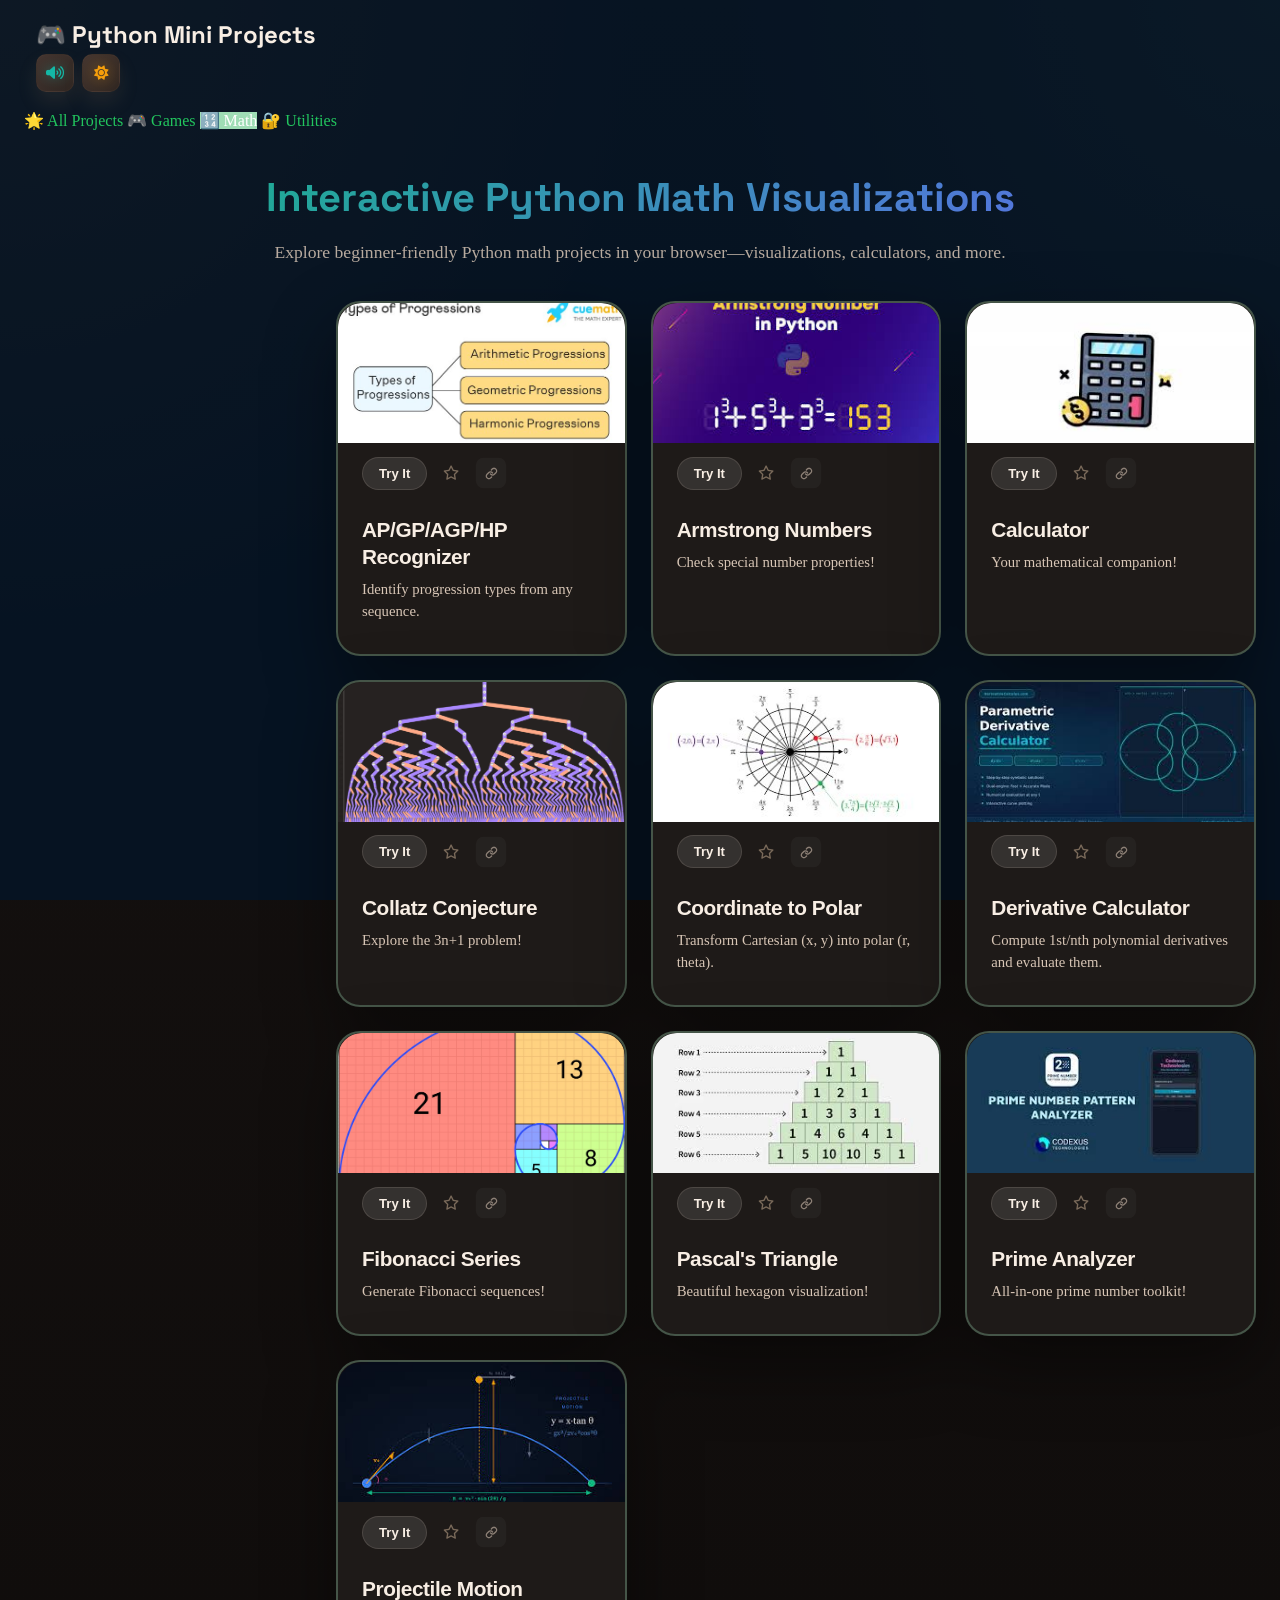
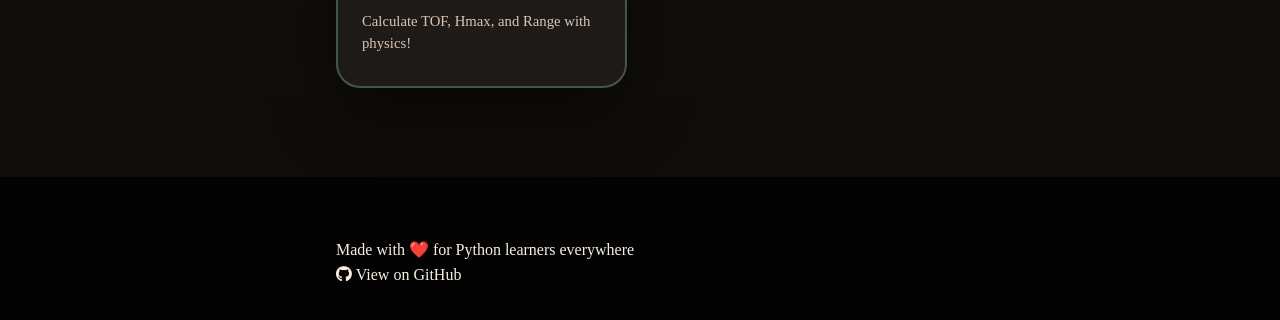
<file: web-app/math.html>
<!DOCTYPE html>
<html lang="en">

<head>
    <meta charset="UTF-8">
    <meta name="viewport" content="width=device-width, initial-scale=1.0">
    <meta name="description" content="Explore interactive Python math projects: Pascal's triangle, Fibonacci spirals, projectile motion, calculus derivative solver, and number theory analyzers in the browser.">
    <meta name="color-scheme" content="dark light">
    <meta id="themeColorMeta" name="theme-color" content="#0f172a">
    
    <!-- Open Graph / Facebook -->
    <meta property="og:type" content="website">
    <meta property="og:url" content="https://steam-bell-92.github.io/python-mini-project/math.html">
    <meta property="og:title" content="Python Math Visualizations & Calculators - Interactive Web Edition">
    <meta property="og:description" content="Explore interactive Python math projects: Pascal's triangle, Fibonacci spirals, projectile motion, calculus derivative solver, and number theory analyzers in the browser.">
    <meta property="og:image" content="https://steam-bell-92.github.io/python-mini-project/assets/logo.png">
    <meta property="og:site_name" content="py.mini() lab">

    <!-- Twitter -->
    <meta name="twitter:card" content="summary_large_image">
    <meta name="twitter:url" content="https://steam-bell-92.github.io/python-mini-project/math.html">
    <meta name="twitter:title" content="Python Math Visualizations & Calculators - Interactive Web Edition">
    <meta name="twitter:description" content="Explore interactive Python math projects: Pascal's triangle, Fibonacci spirals, projectile motion, calculus derivative solver, and number theory analyzers in the browser.">
    <meta name="twitter:image" content="https://steam-bell-92.github.io/python-mini-project/assets/logo.png">

    <!-- Canonical Link -->
    <link rel="canonical" href="https://steam-bell-92.github.io/python-mini-project/math.html">

    <title>Python Math Visualizations & Calculators - Interactive Web Edition</title>
    <link rel="icon" href="assets/favicon.svg" type="image/svg+xml">
    
    <!-- Structured Data (JSON-LD) -->
    <script type="application/ld+json">
    {
      "@context": "https://schema.org",
      "@type": "ItemPage",
      "name": "Interactive Python Math Visualizations & Calculators",
      "description": "Explore interactive Python math projects: Pascal's triangle, Fibonacci spirals, projectile motion, calculus derivative solver, and number theory analyzers in the browser.",
      "url": "https://steam-bell-92.github.io/python-mini-project/math.html",
      "publisher": {
        "@type": "Organization",
        "name": "py.mini() lab",
        "logo": {
          "@type": "ImageObject",
          "url": "https://steam-bell-92.github.io/python-mini-project/assets/logo.png"
        }
      }
    }
    </script>

    <link rel="stylesheet" href="css/styles.css">
    <link rel="stylesheet" href="https://cdnjs.cloudflare.com/ajax/libs/font-awesome/6.4.0/css/all.min.css">
    <style>
        /* ── Page background ── */
        body[data-page="math"] {
            background-image: url('assets/math-bg.jpg');
            background-size: cover;
            background-attachment: fixed;
            background-position: center;
        }

        /* Overlay so cards stay readable */
        body[data-page="math"]::before {
            content: '';
            position: fixed;
            inset: 0;
            background: rgba(2, 20, 40, 0.75);
            z-index: 0;
            pointer-events: none;
        }

        body[data-page="math"] .navbar,
        body[data-page="math"] main,
        body[data-page="math"] .footer {
            position: relative;
            z-index: 1;
        }

        /* Light mode overlay */
        [data-theme="light"] body[data-page="math"]::before {
            background: rgba(224, 242, 254, 0.80);
        }

        /* Active tab highlight for this page */
        .tab[data-category="math"],
        a.tab.active {
            background: var(--primary-color);
            border-color: var(--primary-color);
            color: white;
        }
    </style>
</head>

<body data-page="math">
    <a href="#main-content" class="skip-link">🚀 Skip to main content</a>

    <!-- Navigation -->
    <nav class="navbar" aria-label="Primary">
        <div class="container">
            <div class="logo">
                <a href="index.html" style="text-decoration: none; color: inherit; display: flex; align-items: center; gap: 8px;">
                    <span style="font-family: 'Space Grotesk', sans-serif; font-size: 1.5rem; font-weight: 700; display: flex; align-items: center; gap: 10px;">🎮 Python Mini Projects</span>
                </a>
            </div>
            <div class="nav-controls">
                <button type="button" class="sound-toggle" id="soundToggle" aria-label="Mute sounds">
                    <i class="fas fa-volume-up" aria-hidden="true"></i>
                </button>
                <button type="button" class="theme-toggle" id="themeToggle" aria-label="Switch to light mode">
                    <i class="fas fa-moon" aria-hidden="true"></i>
                </button>
            </div>
        </div>
    </nav>

    <main id="main-content" tabindex="-1">

        <!-- Category Tabs -->
        <section class="tabs-section" aria-label="Project categories">
            <div class="container">
                <div class="tabs-wrapper">
                    <div class="tabs" role="tablist" aria-label="Project categories">
                        <a href="index.html" class="tab" role="tab">🌟 All Projects</a>
                        <a href="games.html" class="tab" role="tab">🎮 Games</a>
                        <a href="math.html" class="tab active" role="tab" aria-selected="true">🔢 Math</a>
                        <a href="utilities.html" class="tab" role="tab">🔐 Utilities</a>
                    </div>
                </div>
            </div>
        </section>

        <!-- Page Title Section -->
        <section class="page-title-section" style="text-align: center; padding: 2rem 0 1rem 0;">
            <div class="container">
                <h1 style="font-size: 2.5rem; font-family: 'Space Grotesk', sans-serif; background: linear-gradient(135deg, #10b981, #6366f1); -webkit-background-clip: text; -webkit-text-fill-color: transparent; background-clip: text; margin: 0;">Interactive Python Math Visualizations</h1>
                <p style="color: var(--text-secondary); margin-top: 0.5rem; font-size: 1.1rem; opacity: 0.85;">Explore beginner-friendly Python math projects in your browser—visualizations, calculators, and more.</p>
            </div>
        </section>

        <!-- Projects Grid — Math only -->
        <section class="projects-section" aria-label="Math Projects">
            <div class="container">
                <div class="projects-grid" id="projectsGrid">

                    <div class="project-card" data-category="math" data-project="progression-recognizer"><img class="card-banner" src="assets/banners/progression-recognizer.jpg" alt="AP/GP/AGP/HP Recognizer" loading="lazy"><div class="card-actions"><button class="btn-play">Try It</button></div>
                        
                        <h3>AP/GP/AGP/HP Recognizer</h3>
                        <p>Identify progression types from any sequence.</p>
                        
                    </div>

                    <div class="project-card" data-category="math" data-project="armstrong"><img class="card-banner" src="assets/banners/armstrong.jpg" alt="Armstrong Numbers" loading="lazy"><div class="card-actions"><button class="btn-play">Try It</button></div>
                        
                        <h3>Armstrong Numbers</h3>
                        <p>Check special number properties!</p>
                        
                    </div>

                    <div class="project-card" data-category="math" data-project="calculator"><img class="card-banner" src="assets/banners/calculator.jpg" alt="Calculator" loading="lazy"><div class="card-actions"><button class="btn-play">Try It</button></div>
                        
                        <h3>Calculator</h3>
                        <p>Your mathematical companion!</p>
                        
                    </div>

                    <div class="project-card" data-category="math" data-project="collatz"><img class="card-banner" src="assets/banners/collatz.jpg" alt="Collatz Conjecture" loading="lazy"><div class="card-actions"><button class="btn-play">Try It</button></div>
                        
                        <h3>Collatz Conjecture</h3>
                        <p>Explore the 3n+1 problem!</p>
                        
                    </div>

                    <div class="project-card" data-category="math" data-project="coordinate-polar-transform"><img class="card-banner" src="assets/banners/coordinate-polar-transform.jpg" alt="Coordinate to Polar" loading="lazy"><div class="card-actions"><button class="btn-play">Try It</button></div>
                        
                        <h3>Coordinate to Polar</h3>
                        <p>Transform Cartesian (x, y) into polar (r, theta).</p>
                        
                    </div>

                    <div class="project-card" data-category="math" data-project="derivative-calculator"><img class="card-banner" src="assets/banners/derivative-calculator.jpg" alt="Derivative Calculator" loading="lazy"><div class="card-actions"><button class="btn-play">Try It</button></div>
                        
                        <h3>Derivative Calculator</h3>
                        <p>Compute 1st/nth polynomial derivatives and evaluate them.</p>
                        
                    </div>

                    <div class="project-card" data-category="math" data-project="fibonacci"><img class="card-banner" src="assets/banners/fibonacci.jpg" alt="Fibonacci Series" loading="lazy"><div class="card-actions"><button class="btn-play">Try It</button></div>
                        
                        <h3>Fibonacci Series</h3>
                        <p>Generate Fibonacci sequences!</p>
                        
                    </div>

                    <div class="project-card" data-category="math" data-project="pascal-triangle"><img class="card-banner" src="assets/banners/pascal-triangle.jpg" alt="Pascal's Triangle" loading="lazy"><div class="card-actions"><button class="btn-play">Try It</button></div>
                        
                        <h3>Pascal's Triangle</h3>
                        <p>Beautiful hexagon visualization!</p>
                        
                    </div>

                    <div class="project-card" data-category="math" data-project="prime-analyzer"><img class="card-banner" src="assets/banners/prime-analyzer.jpg" alt="Prime Analyzer" loading="lazy"><div class="card-actions"><button class="btn-play">Try It</button></div>
                        
                        <h3>Prime Analyzer</h3>
                        <p>All-in-one prime number toolkit!</p>
                        
                    </div>

                    <div class="project-card" data-category="math" data-project="projectile-motion"><img class="card-banner" src="assets/banners/projectile-motion.jpg" alt="Projectile Motion" loading="lazy"><div class="card-actions"><button class="btn-play">Try It</button></div>
                        
                        <h3>Projectile Motion</h3>
                        <p>Calculate TOF, Hmax, and Range with physics!</p>
                        
                    </div>

                </div><!-- /projects-grid -->
            </div>
        </section>

    </main>

    <!-- Project Modal -->
    <div class="modal" id="projectModal" role="dialog" aria-modal="true"
         aria-labelledby="modalDialogTitle" aria-hidden="true">
        <div class="modal-content">
            <h2 id="modalDialogTitle" class="modal-dialog-title visually-hidden" tabindex="-1">Interactive project</h2>
            <button type="button" class="modal-close" id="modalClose"
                    aria-label="Close project dialog">&times;</button>
            <div id="modalBody"></div>
        </div>
    </div>

    <button type="button" class="back-to-top" id="backToTop" aria-label="Back to top" title="Back to top">
        <i class="fas fa-arrow-up" aria-hidden="true"></i>
    </button>

    <footer class="footer">
        <div class="container">
            <p>Made with ❤️ for Python learners everywhere</p>
            <p>
                <a href="https://github.com/steam-bell-92/python-mini-project"
                   target="_blank" rel="noopener noreferrer">
                    <i class="fab fa-github" aria-hidden="true"></i> View on GitHub
                </a>
            </p>
        </div>
    </footer>

    <script src="js/audio.js"></script>
    <script src="js/projects/rock-paper-scissor.js"></script>
    <script src="js/projects/dice-rolling.js"></script>
    <script src="js/projects/coin-flip.js"></script>
    <script src="js/projects/number-guessing.js"></script>
    <script src="js/projects/hangman.js"></script>
    <script src="js/projects/flames.js"></script>
    <script src="js/projects/fibonacci.js"></script>
    <script src="js/projects/pascal-triangle.js"></script>
    <script src="js/projects/calculator.js"></script>
    <script src="js/projects/collatz.js"></script>
    <script src="js/projects/armstrong.js"></script>
    <script src="js/projects/prime-analyzer.js"></script>
    <script src="js/projects/projectile-motion.js"></script>
    <script src="js/projects/progression-recognizer.js"></script>
    <script src="js/projects/coordinate-polar-transform.js"></script>
    <script src="js/projects/derivative-calculator.js"></script>
    <script src="js/projects/morse-code.js"></script>
    <script src="js/projects/tower-of-hanoi.js"></script>
    <script src="js/projects/math-quiz.js"></script>
    <script src="js/projects/simon-says.js"></script>
    <script src="js/projects.js"></script>
    <script src="js/main.js"></script>

</body>
</html>
</file>
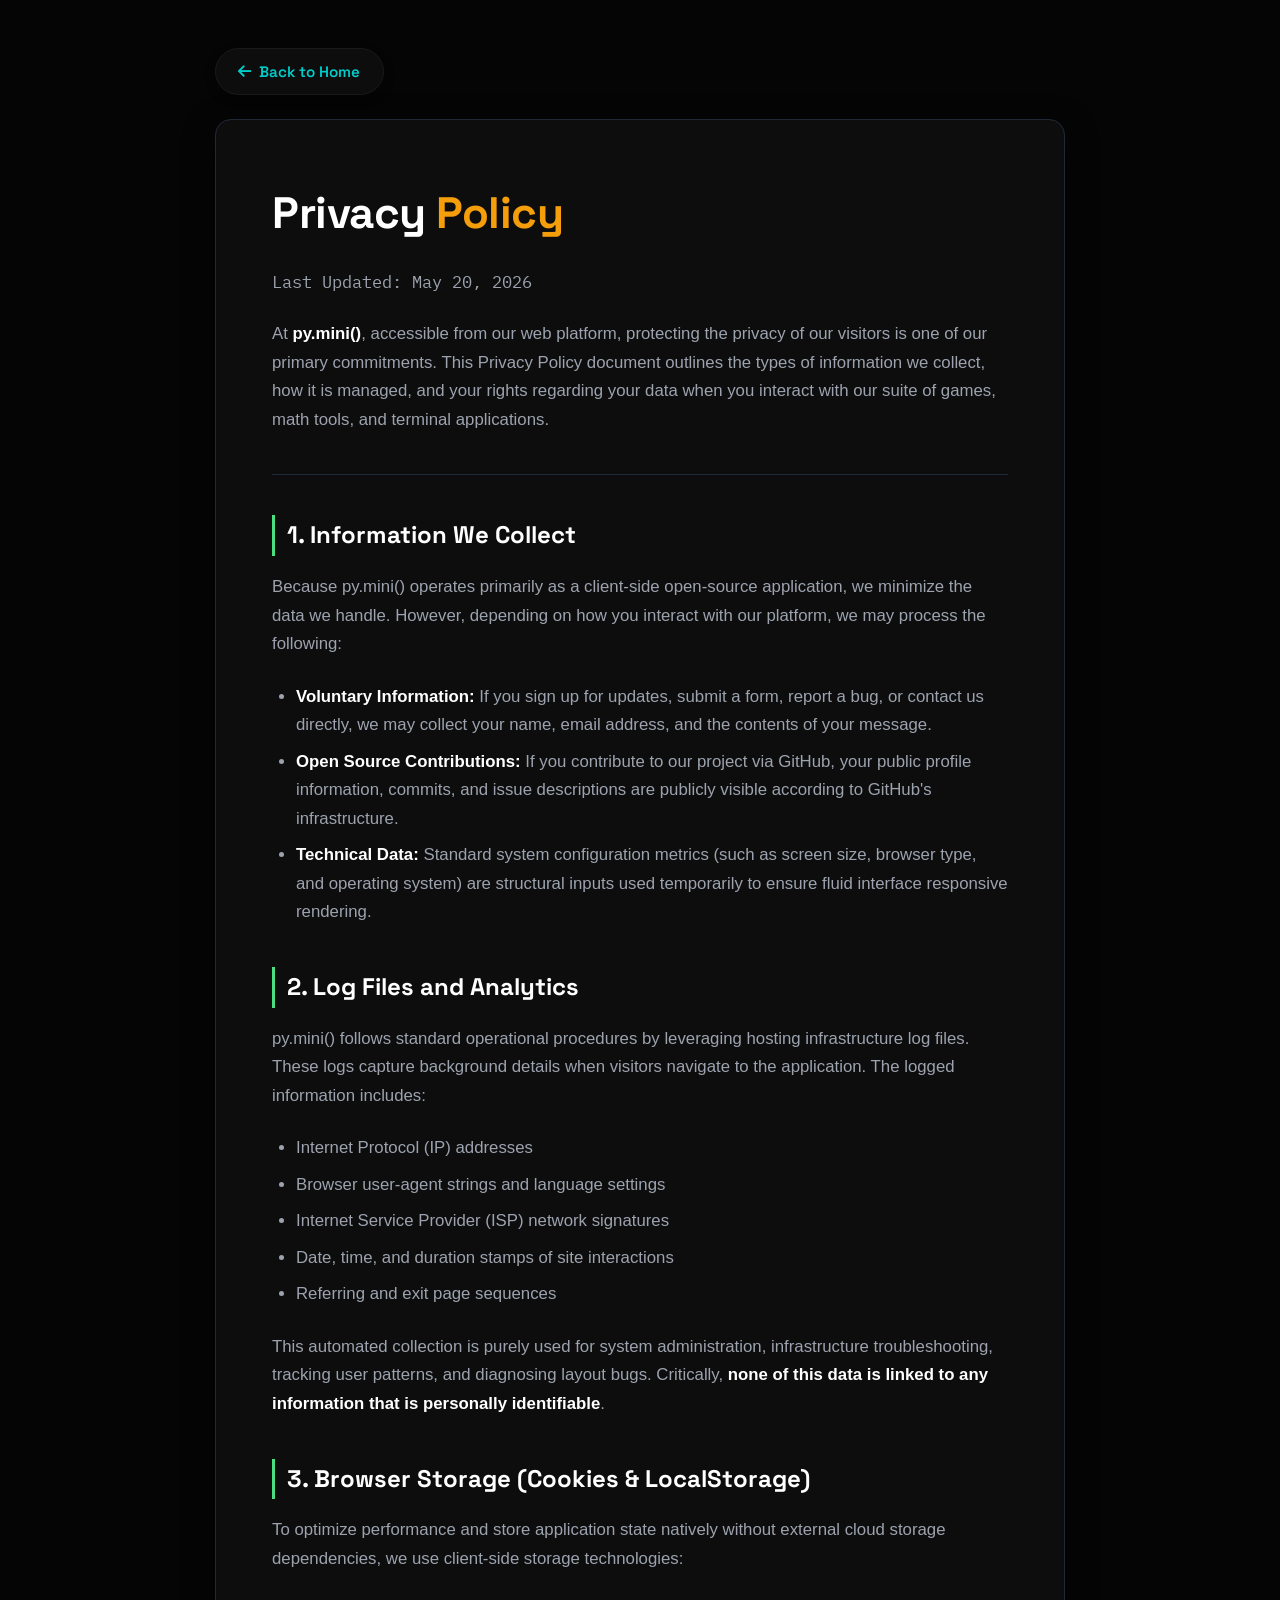
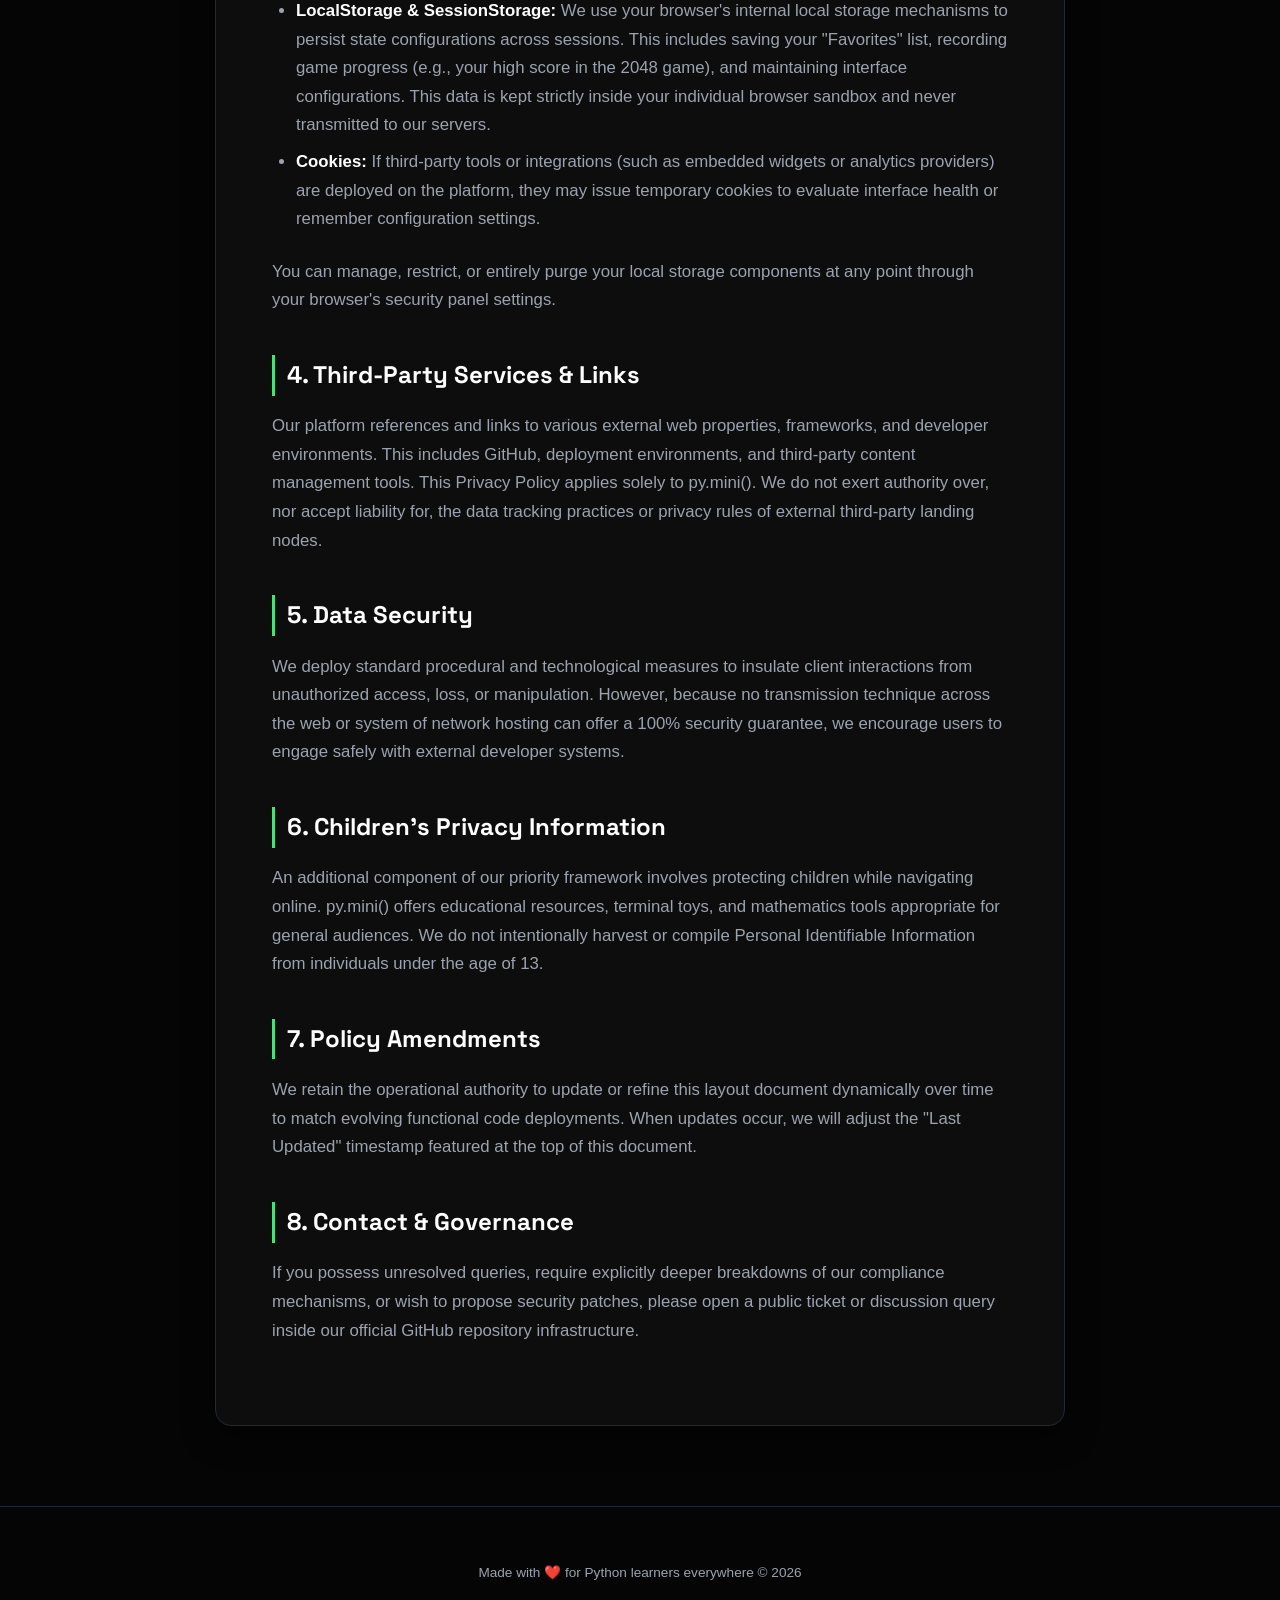
<file: web-app/privacy-policy.html>
<!DOCTYPE html>
<html lang="en">
<head>
    <meta charset="UTF-8">
    <meta name="viewport" content="width=device-width, initial-scale=1.0">
    <meta name="description" content="Read the Privacy Policy of py.mini(). Learn how we protect user privacy, minimize data tracking, and store state natively in local storage.">
    
    <meta property="og:type" content="website">
    <meta property="og:url" content="https://steam-bell-92.github.io/python-mini-project/privacy-policy.html">
    <meta property="og:title" content="Privacy Policy - py.mini() Lab">
    <meta property="og:description" content="Read the Privacy Policy of py.mini(). Learn how we protect user privacy, minimize data tracking, and store state natively in local storage.">
    <meta property="og:image" content="https://steam-bell-92.github.io/python-mini-project/assets/logo.png">
    <meta property="og:site_name" content="py.mini() lab">

    <meta name="twitter:card" content="summary_large_image">
    <meta name="twitter:url" content="https://steam-bell-92.github.io/python-mini-project/privacy-policy.html">
    <meta name="twitter:title" content="Privacy Policy - py.mini() Lab">
    <meta name="twitter:description" content="Read the Privacy Policy of py.mini(). Learn how we protect user privacy, minimize data tracking, and store state natively in local storage.">
    <meta name="twitter:image" content="https://steam-bell-92.github.io/python-mini-project/assets/logo.png">

    <link rel="canonical" href="https://steam-bell-92.github.io/python-mini-project/privacy-policy.html">

    <title>Privacy Policy - py.mini() Lab</title>
    <link rel="icon" href="assets/favicon.svg" type="image/svg+xml">
    
    <script type="application/ld+json">
    {
      "@context": "https://schema.org",
      "@type": "WebPage",
      "name": "Privacy Policy - py.mini() Lab",
      "description": "Read the Privacy Policy of py.mini(). Learn how we protect user privacy, minimize data tracking, and store state natively in local storage.",
      "url": "https://steam-bell-92.github.io/python-mini-project/privacy-policy.html",
      "publisher": {
        "@type": "Organization",
        "name": "py.mini() lab",
        "logo": {
          "@type": "ImageObject",
          "url": "https://steam-bell-92.github.io/python-mini-project/assets/logo.png"
        }
      }
    }
    </script>

    <link rel="preconnect" href="https://fonts.googleapis.com">
    <link rel="preconnect" href="https://fonts.gstatic.com" crossorigin>
    <link href="https://fonts.googleapis.com/css2?family=IBM+Plex+Mono:wght@400;600&family=Space+Grotesk:wght@600;700&display=swap" rel="stylesheet">
    <link rel="stylesheet" href="https://cdnjs.cloudflare.com/ajax/libs/font-awesome/6.4.0/css/all.min.css">

    <style>
        /* ==========================================================================
           COLOR TOKENS & ROOT STYLES
           ========================================================================== */
        :root {
            --bg-main: #050505;       
            --bg-card: #0d0d0d;       
            --text-primary: #ffffff;
            --text-muted: #9ca3af;    
            --accent-green: #4ade80;  
            --accent-orange: #f59e0b; 
            --accent-cyan: #00cecb;    /* Specific Cyan tint from the target image */
            --border-color: #1f2937;  
            --header-bg: #050505;
            --btn-bg: #0d0d0d;
            --btn-border: #1a1a1a;
        }

        /* ==========================================================================
           DYNAMIC LIGHT THEME STATE
           ========================================================================== */
        html[data-theme="light"], body.light-mode {
            --bg-main: #f8fafc;       
            --bg-card: #ffffff;       
            --text-primary: #0f172a;  
            --text-muted: #475569;    
            --border-color: #e2e8f0;  
            --accent-green: #16a34a;  
            --accent-orange: #d97706;
            --accent-cyan: #008482;
            --header-bg: #ffffff;
            --btn-bg: #ffffff;
            --btn-border: #e2e8f0;
        }

        body {
            background-color: var(--bg-main);
            color: var(--text-primary);
            font-family: 'Segoe UI', Roboto, sans-serif;
            margin: 0;
            padding: 0;
            line-height: 1.7;
            transition: background-color 0.3s ease, color 0.3s ease;
        }

        .logo-py { color: var(--accent-orange); } 
        .logo-mini { color: var(--text-primary); }
        .logo-parens { color: var(--accent-green); }

        .controls-row {
            display: flex;
            align-items: center;
            gap: 14px;
        }

        .theme-toggle-btn {
            width: 48px;
            height: 48px;
            display: inline-flex;
            align-items: center;
            justify-content: center;
            border-radius: 50px;
            cursor: pointer;
            transition: all 0.25s ease;
            border: none;
            background: var(--accent-green);
            color: #050505; 
            font-size: 1.1rem;
        }

        html[data-theme="light"] .theme-toggle-btn, body.light-mode .theme-toggle-btn {
            color: #ffffff;
        }

        .theme-toggle-btn:hover {
            transform: translateY(-2px) scale(1.05);
        }

        /* ==========================================================================
           MAIN CONTENT AND NEW PILL BACK BUTTON
           ========================================================================== */
        .privacy-wrapper {
            padding: 3rem 1rem 5rem 1rem;
            display: flex;
            flex-direction: column;
            align-items: center;
        }

        .content-container {
            max-width: 850px;
            width: 100%;
            display: flex;
            flex-direction: column;
            gap: 1.5rem;
        }

        /* Exact layout and style matching reference image */
        .back-home-pill {
            align-self: flex-start;
            background-color: var(--btn-bg);
            border: 1px solid var(--btn-border);
            color: var(--accent-cyan);
            padding: 0.6rem 1.4rem;
            border-radius: 50px;
            font-family: 'Space Grotesk', sans-serif;
            font-weight: 600;
            font-size: 0.95rem;
            text-decoration: none;
            display: inline-flex;
            align-items: center;
            gap: 8px;
            box-shadow: 0 4px 12px rgba(0, 0, 0, 0.2);
            transition: all 0.2s ease-in-out;
        }

        .back-home-pill:hover {
            transform: translateY(-2px);
            border-color: var(--accent-cyan);
            box-shadow: 0 6px 16px rgba(0, 206, 203, 0.15);
        }

        .privacy-card {
            background-color: var(--bg-card);
            width: 100%;
            padding: 3.5rem;
            border-radius: 16px;
            border: 1px solid var(--border-color);
            box-shadow: 0 10px 30px rgba(0, 0, 0, 0.5);
            transition: background-color 0.3s ease, border-color 0.3s ease;
            box-sizing: border-box;
        }

        .privacy-card h1 {
            font-family: 'Space Grotesk', sans-serif;
            font-size: 2.75rem;
            margin-top: 0;
            margin-bottom: 0.5rem;
            letter-spacing: -0.5px;
        }

        .title-accent {
            color: var(--accent-orange);
        }

        .last-updated {
            color: var(--accent-green);
            font-size: 0.9rem;
            font-family: 'IBM Plex Mono', monospace;
            margin-bottom: 2.5rem;
        }

        .divider {
            border: 0;
            height: 1px;
            background: var(--border-color);
            margin: 2.5rem 0;
        }

        .privacy-card h2 {
            font-family: 'Space Grotesk', sans-serif;
            color: var(--text-primary);
            font-size: 1.5rem;
            margin-top: 2.5rem;
            margin-bottom: 1rem;
            border-left: 3px solid var(--accent-green);
            padding-left: 12px;
        }

        .privacy-card p, .privacy-card ul {
            color: var(--text-muted);
            font-size: 1.05rem;
            margin-bottom: 1.5rem;
        }

        .privacy-card ul { padding-left: 1.5rem; }
        .privacy-card li { margin-bottom: 0.5rem; }
        .privacy-card strong { color: var(--text-primary); }

        /* ==========================================================================
           FOOTER BASE
           ========================================================================== */
        .privacy-footer {
            text-align: center;
            padding: 2.5rem;
            color: var(--text-muted);
            font-size: 0.85rem;
            border-top: 1px solid var(--border-color);
        }

        /* ==========================================================================
           RESPONSIVE STRUCTURAL TWEAKS
           ========================================================================== */
        @media (max-width: 768px) {
            .privacy-card { padding: 2.5rem 1.5rem; }
            .privacy-card h1 { font-size: 2.25rem; }
            .header-container { padding: 0 1rem; }
            .logo-wrap { font-size: 1.6rem; }
        }
    </style>
</head>
<body>
    <main class="privacy-wrapper">
        <div class="content-container">
            <a href="index.html" class="back-home-pill">
                <i class="fas fa-arrow-left"></i> Back to Home
            </a>

            <article class="privacy-card">
                <h1>Privacy <span class="title-accent">Policy</span></h1>
                <p class="last-updated">Last Updated: May 20, 2026</p>
                
                <p>At <strong>py.mini()</strong>, accessible from our web platform, protecting the privacy of our visitors is one of our primary commitments. This Privacy Policy document outlines the types of information we collect, how it is managed, and your rights regarding your data when you interact with our suite of games, math tools, and terminal applications.</p>
                
                <hr class="divider">

                <section>
                    <h2>1. Information We Collect</h2>
                    <p>Because py.mini() operates primarily as a client-side open-source application, we minimize the data we handle. However, depending on how you interact with our platform, we may process the following:</p>
                    <ul>
                        <li><strong>Voluntary Information:</strong> If you sign up for updates, submit a form, report a bug, or contact us directly, we may collect your name, email address, and the contents of your message.</li>
                        <li><strong>Open Source Contributions:</strong> If you contribute to our project via GitHub, your public profile information, commits, and issue descriptions are publicly visible according to GitHub's infrastructure.</li>
                        <li><strong>Technical Data:</strong> Standard system configuration metrics (such as screen size, browser type, and operating system) are structural inputs used temporarily to ensure fluid interface responsive rendering.</li>
                    </ul>
                </section>

                <section>
                    <h2>2. Log Files and Analytics</h2>
                    <p>py.mini() follows standard operational procedures by leveraging hosting infrastructure log files. These logs capture background details when visitors navigate to the application. The logged information includes:</p>
                    <ul>
                        <li>Internet Protocol (IP) addresses</li>
                        <li>Browser user-agent strings and language settings</li>
                        <li>Internet Service Provider (ISP) network signatures</li>
                        <li>Date, time, and duration stamps of site interactions</li>
                        <li>Referring and exit page sequences</li>
                    </ul>
                    <p>This automated collection is purely used for system administration, infrastructure troubleshooting, tracking user patterns, and diagnosing layout bugs. Critically, <strong>none of this data is linked to any information that is personally identifiable</strong>.</p>
                </section>

                <section>
                    <h2>3. Browser Storage (Cookies & LocalStorage)</h2>
                    <p>To optimize performance and store application state natively without external cloud storage dependencies, we use client-side storage technologies:</p>
                    <ul>
                        <li><strong>LocalStorage & SessionStorage:</strong> We use your browser's internal local storage mechanisms to persist state configurations across sessions. This includes saving your "Favorites" list, recording game progress (e.g., your high score in the 2048 game), and maintaining interface configurations. This data is kept strictly inside your individual browser sandbox and never transmitted to our servers.</li>
                        <li><strong>Cookies:</strong> If third-party tools or integrations (such as embedded widgets or analytics providers) are deployed on the platform, they may issue temporary cookies to evaluate interface health or remember configuration settings.</li>
                    </ul>
                    <p>You can manage, restrict, or entirely purge your local storage components at any point through your browser's security panel settings.</p>
                </section>

                <section>
                    <h2>4. Third-Party Services & Links</h2>
                    <p>Our platform references and links to various external web properties, frameworks, and developer environments. This includes GitHub, deployment environments, and third-party content management tools. This Privacy Policy applies solely to py.mini(). We do not exert authority over, nor accept liability for, the data tracking practices or privacy rules of external third-party landing nodes.</p>
                </section>

                <section>
                    <h2>5. Data Security</h2>
                    <p>We deploy standard procedural and technological measures to insulate client interactions from unauthorized access, loss, or manipulation. However, because no transmission technique across the web or system of network hosting can offer a 100% security guarantee, we encourage users to engage safely with external developer systems.</p>
                </section>

                <section>
                    <h2>6. Children's Privacy Information</h2>
                    <p>An additional component of our priority framework involves protecting children while navigating online. py.mini() offers educational resources, terminal toys, and mathematics tools appropriate for general audiences. We do not intentionally harvest or compile Personal Identifiable Information from individuals under the age of 13.</p>
                </section>

                <section>
                    <h2>7. Policy Amendments</h2>
                    <p>We retain the operational authority to update or refine this layout document dynamically over time to match evolving functional code deployments. When updates occur, we will adjust the "Last Updated" timestamp featured at the top of this document.</p>
                </section>

                <section>
                    <h2>8. Contact & Governance</h2>
                    <p>If you possess unresolved queries, require explicitly deeper breakdowns of our compliance mechanisms, or wish to propose security patches, please open a public ticket or discussion query inside our official GitHub repository infrastructure.</p>
                </section>
            </article>
        </div>
    </main>

    <footer class="privacy-footer">
        <p>Made with ❤️ for Python learners everywhere &copy; 2026</p>
    </footer>

    <script>
        const themeToggleBtn = document.getElementById('privacyThemeToggle');
        const themeIcon = document.getElementById('themeIcon');
        const htmlElement = document.documentElement;

        function initTheme() {
            const savedTheme = localStorage.getItem('theme') || 'dark';
            applyTheme(savedTheme);
        }

        function applyTheme(theme) {
            if (theme === 'light') {
                htmlElement.setAttribute('data-theme', 'light');
                document.body.classList.add('light-mode');
                themeIcon.className = 'fas fa-moon'; 
            } else {
                htmlElement.removeAttribute('data-theme');
                document.body.classList.remove('light-mode');
                themeIcon.className = 'fas fa-sun'; 
            }
            localStorage.setItem('theme', theme);
        }

        themeToggleBtn.addEventListener('click', () => {
            const currentTheme = htmlElement.getAttribute('data-theme') === 'light' ? 'light' : 'dark';
            const nextTheme = currentTheme === 'dark' ? 'light' : 'dark';
            applyTheme(nextTheme);
        });

        initTheme();
    </script>
</body>
</html>
</file>
<file: web-app/css/styles.css>
/* ═══════════════════════════════════════════════════════════════
   PYTHON PROJECTS GALLERY — PREMIUM DESIGN SYSTEM
   Typography: Inter (UI) + JetBrains Mono (Tech)
   Palette: Deep slates, soft glows, glassmorphism
   Motion: transform/opacity only, cubic-bezier(0.16,1,0.3,1)
   ═══════════════════════════════════════════════════════════════ */

@import url("https://fonts.googleapis.com/css2?family=Space+Grotesk:wght@300;400;500;600;700&family=JetBrains+Mono:wght@400;500;600;700&display=swap");

/* ── Design Tokens ──────────────────────────────────────────── */
:root {
  --font-sans: "Space Grotesk", system-ui, -apple-system, sans-serif;
  --font-mono: "JetBrains Mono", "SF Mono", "Fira Code", monospace;

  --accent: #22c55e;
  --accent-soft: rgba(34, 197, 94, 0.12);
  --accent-glow: rgba(34, 197, 94, 0.25);
  --danger: #ef4444;
  --warning: #f59e0b;
  --success: #10b981;

  --bg: #0c0f1a;
  --bg-elevated: rgba(18, 22, 36, 0.85);
  --bg-glass: rgba(255, 255, 255, 0.04);
  --surface: rgba(18, 22, 36, 0.92);
  --surface-hover: rgba(30, 35, 52, 0.95);
  --border: rgba(255, 255, 255, 0.06);
  --border-accent: rgba(34, 197, 94, 0.2);
  --text: #f0f2f5;
  --text-secondary: #8892a4;
  --text-tertiary: #4a5368;
  --shadow-sm: 0 1px 3px rgba(0, 0, 0, 0.3);
  --shadow-md: 0 4px 20px rgba(0, 0, 0, 0.4);
  --shadow-lg: 0 8px 40px rgba(0, 0, 0, 0.5);
  --shadow-glow: 0 0 30px var(--accent-glow);

  --ease-out-expo: cubic-bezier(0.16, 1, 0.3, 1);
  --duration-fast: 200ms;
  --duration-base: 300ms;
  --duration-slow: 500ms;

  --nav-height: 72px;
}

[data-theme="light"] {
  --bg: #f4f6f9;
  --bg-elevated: rgba(255, 255, 255, 0.85);
  --bg-glass: rgba(0, 0, 0, 0.02);
  --surface: rgba(255, 255, 255, 0.92);
  --surface-hover: #ffffff;
  --border: rgba(0, 0, 0, 0.06);
  --border-accent: rgba(34, 197, 94, 0.25);
  --text: #0f172a;
  --text-secondary: #64748b;
  --text-tertiary: #94a3b8;
  --shadow-sm: 0 1px 3px rgba(0, 0, 0, 0.06);
  --shadow-md: 0 4px 20px rgba(0, 0, 0, 0.08);
  --shadow-lg: 0 8px 40px rgba(0, 0, 0, 0.1);
  --shadow-glow: 0 0 30px rgba(34, 197, 94, 0.15);
}

/* ── Reset & Base ──────────────────────────────────────────── */
*,
*::before,
*::after {
  margin: 0;
  padding: 0;
  box-sizing: border-box;
}

html {
  scroll-behavior: smooth;
  -webkit-font-smoothing: antialiased;
  -moz-osx-font-smoothing: grayscale;
}

body {
  font-family: var(--font-sans);
  background: var(--bg);
  color: var(--text);
  line-height: 1.6;
  transition:
    background var(--duration-base) ease,
    color var(--duration-base) ease;
  overflow-x: hidden;
}

::selection {
  background: var(--accent);
  color: #fff;
}

.container {
  max-width: 1280px;
  margin: 0 auto;
  padding: 0 24px;
}

a {
  color: var(--accent);
  text-decoration: none;
}

button {
  font-family: inherit;
  cursor: pointer;
  border: none;
  background: none;
  color: inherit;
}

img {
  max-width: 100%;
  display: block;
}

/* ── Scrollbar ─────────────────────────────────────────────── */
::-webkit-scrollbar {
  width: 6px;
}
::-webkit-scrollbar-track {
  background: transparent;
}
::-webkit-scrollbar-thumb {
  background: var(--text-tertiary);
  border-radius: 3px;
}
::-webkit-scrollbar-thumb:hover {
  background: var(--text-secondary);
}

/* ── Visually Hidden ───────────────────────────────────────── */
.visually-hidden {
  position: absolute;
  width: 1px;
  height: 1px;
  padding: 0;
  margin: -1px;
  overflow: hidden;
  clip: rect(0, 0, 0, 0);
  border: 0;
}

.skip-link {
  position: absolute;
  top: -100px;
  left: 50%;
  transform: translateX(-50%);
  background: var(--accent);
  color: #fff;
  padding: 12px 24px;
  border-radius: 8px;
  font-weight: 600;
  z-index: 5000;
  transition: top var(--duration-fast) ease;
}
.skip-link:focus {
  top: 16px;
}

/* ── Cursor Glow ───────────────────────────────────────────── */
.cursor-glow {
  position: fixed;
  width: 320px;
  height: 320px;
  border-radius: 50%;
  pointer-events: none;
  z-index: 0;
  background: radial-gradient(circle, var(--accent-glow) 0%, transparent 70%);
  transform: translate3d(-50%, -50%, 0);
  opacity: 0;
  transition: opacity 0.4s ease;
  will-change: transform;
}

[data-theme="light"] .cursor-glow {
  opacity: 0 !important;
}

/* ═══════════════════════════════════════════════════════════════
   NAVIGATION — Floating Glass Dock
   ═══════════════════════════════════════════════════════════════ */
/* ── Primary Left Sidebar Dock ────────────────────────────── */
.sidebar-dock {
  position: fixed;
  top: 16px;
  left: 16px;
  bottom: 16px;
  width: 280px;
  background: var(--bg-glass);
  backdrop-filter: blur(24px) saturate(1.4);
  -webkit-backdrop-filter: blur(24px) saturate(1.4);
  border: 1px solid var(--border);
  border-radius: 24px;
  padding: 24px;
  display: flex;
  flex-direction: column;
  gap: 28px;
  box-shadow: var(--shadow-lg);
  z-index: 1000;
  transition:
    transform var(--duration-slow) var(--ease-out-expo),
    opacity var(--duration-slow) var(--ease-out-expo),
    left var(--duration-slow) var(--ease-out-expo);
  transform: translateX(-120%);
  opacity: 0;
  pointer-events: none;
}

body.sidebar-active .sidebar-dock {
  transform: translateX(0);
  opacity: 1;
  pointer-events: auto;
}

[data-theme="light"] .sidebar-dock {
  background: rgba(255, 255, 255, 0.7);
  border-color: rgba(0, 0, 0, 0.06);
}

.sidebar-brand {
  display: flex;
  flex-direction: column;
  gap: 4px;
}

.sidebar-search {
  width: 100%;
}

.sidebar-search .search-box {
  width: 100%;
  max-width: none;
}

.sidebar-search .search-dropdown {
  width: 280px;
  left: calc(100% + 12px);
  top: 0;
}

.sidebar-menu-wrapper {
  display: flex;
  flex-direction: column;
  gap: 12px;
  flex: 1;
  overflow-y: auto;
  scrollbar-width: none; /* Hide scrollbar for clean vertical list */
}

.sidebar-menu-wrapper::-webkit-scrollbar {
  display: none;
}

.sidebar-menu-title {
  font-family: var(--font-mono);
  font-size: 0.72rem;
  font-weight: 600;
  letter-spacing: 0.08em;
  text-transform: uppercase;
  color: var(--text-tertiary);
  padding-left: 6px;
}

.sidebar-menu {
  display: flex;
  flex-direction: column;
  gap: 6px;
  padding: 2px 6px; /* Horizontal safe gutter prevents box-shadow clipping and boundary overlap */
}

/* Sidebar menu tab colors */
.sidebar-tab[data-category="all"] {
  --tab-color: var(--accent);
  --tab-color-glow: rgba(16, 185, 129, 0.25);
  --tab-color-soft: rgba(16, 185, 129, 0.08);
  --tab-color-soft-hover: rgba(16, 185, 129, 0.03);
}
.sidebar-tab[data-category="games"] {
  --tab-color: #ec4899; /* Neon Pink */
  --tab-color-glow: rgba(236, 72, 153, 0.25);
  --tab-color-soft: rgba(236, 72, 153, 0.08);
  --tab-color-soft-hover: rgba(236, 72, 153, 0.03);
}
.sidebar-tab[data-category="math"] {
  --tab-color: #6366f1; /* Cosmic Indigo/Blue */
  --tab-color-glow: rgba(99, 102, 241, 0.25);
  --tab-color-soft: rgba(99, 102, 241, 0.08);
  --tab-color-soft-hover: rgba(99, 102, 241, 0.03);
}
.sidebar-tab[data-category="utilities"] {
  --tab-color: #10b981; /* Mint Green */
  --tab-color-glow: rgba(16, 185, 129, 0.25);
  --tab-color-soft: rgba(16, 185, 129, 0.08);
  --tab-color-soft-hover: rgba(16, 185, 129, 0.03);
}
.sidebar-tab[data-category="favorites"] {
  --tab-color: #f59e0b; /* Amber Gold */
  --tab-color-glow: rgba(245, 158, 11, 0.25);
  --tab-color-soft: rgba(245, 158, 11, 0.08);
  --tab-color-soft-hover: rgba(245, 158, 11, 0.03);
}
.sidebar-tab[data-category="playground"] {
  --tab-color: #a78bfa; /* Electric Purple */
  --tab-color-glow: rgba(167, 139, 250, 0.25);
  --tab-color-soft: rgba(167, 139, 250, 0.08);
  --tab-color-soft-hover: rgba(167, 139, 250, 0.03);
}

.sidebar-menu .sidebar-tab {
  display: flex;
  align-items: center;
  width: 100%;
  text-align: left;
  gap: 12px;
  padding: 10px 14px;
  border-radius: 12px;
  font-family: var(--font-sans);
  font-size: 0.88rem;
  font-weight: 500;
  color: var(--text-secondary);
  background: transparent;
  border: 1px solid transparent;
  transition: all var(--duration-fast) ease;
  cursor: pointer;
  position: relative; /* Added relative context for active line */
}

/* Active sidebar category glow line */
.sidebar-menu .sidebar-tab::before {
  content: "";
  position: absolute;
  left: 4px;
  top: 20%;
  height: 60%;
  width: 3px;
  background: var(--tab-color);
  border-radius: 99px;
  opacity: 0;
  transform: scaleY(0);
  transition:
    transform var(--duration-base) var(--ease-out-expo),
    opacity var(--duration-base) ease;
}

.sidebar-menu .sidebar-tab.active::before {
  opacity: 1;
  transform: scaleY(1);
}

.sidebar-menu .sidebar-tab:hover {
  color: var(--text);
  background: var(--tab-color-soft-hover);
  border-color: rgba(255, 255, 255, 0.03);
  padding-left: 16px; /* Stable horizontal content shift */
}

[data-theme="light"] .sidebar-menu .sidebar-tab:hover {
  background: rgba(0, 0, 0, 0.015);
  border-color: rgba(0, 0, 0, 0.02);
}

.sidebar-menu .sidebar-tab.active {
  color: var(--text);
  background: var(--tab-color-soft);
  border-color: var(--tab-color-glow);
  box-shadow: 0 0 16px var(--tab-color-glow);
  padding-left: 18px; /* Stable horizontal active content shift */
}

/* Sidebar Search Box Focus Glow */
.sidebar-search .search-box input:focus {
  border-color: var(--accent) !important;
  box-shadow: 0 0 16px rgba(16, 185, 129, 0.15) !important;
  background: rgba(255, 255, 255, 0.04) !important;
}

/* ── Search Kbd Hint Popup ─────────────────────────────────── */
.search-kbd-hint {
  position: fixed;
  top: 148px;
  left: 308px;
  transform: translateY(-39px) translateX(-37px);
  background: var(--surface);
  border: 1px solid var(--border-accent);
  border-radius: 10px;
  padding: 8px 14px;
  font-family: var(--font-mono);
  font-size: 0.72rem;
  color: var(--text-secondary);
  white-space: nowrap;
  box-shadow:
    var(--shadow-md),
    0 0 16px var(--accent-glow);
  z-index: 9999;
  pointer-events: none;
  opacity: 0;
  transition:
    opacity 0.3s var(--ease-out-expo),
    transform 0.3s var(--ease-out-expo);
}

/* Arrow pointing LEFT back toward the sidebar */
.search-kbd-hint::before {
  content: "";
  position: absolute;
  bottom: 1px;
  left: -2px;
  transform: rotate(112deg);
  width: 8px;
  height: 8px;
  background: var(--surface);
  border-right: 1px solid var(--border-accent);
  border-bottom: 1px solid var(--border-accent);
}

.search-kbd-hint kbd {
  display: inline-flex;
  align-items: center;
  justify-content: center;
  padding: 2px 7px;
  border-radius: 5px;
  background: var(--bg-glass);
  border: 1px solid var(--border);
  color: var(--accent);
  font-family: var(--font-mono);
  font-size: 0.72rem;
  font-weight: 600;
  line-height: 1.4;
  box-shadow: 0 1px 0 var(--border);
}

.search-kbd-hint.visible {
  opacity: 1;
}

/* Hide on mobile — sidebar behaves differently */
@media (max-width: 1100px) {
  .search-kbd-hint {
    display: none;
  }
}

/* Sidebar Controls bounce */
.sidebar-controls button {
  position: relative;
  transition: all var(--duration-fast) ease-in;
}
.sidebar-controls button i {
  transition: transform var(--duration-fast) cubic-bezier(0.34, 1.56, 0.64, 1);
}
.sidebar-controls button:hover i {
  transform: scale(1.18) rotate(8deg);
}

.sidebar-menu .sidebar-tab .sidebar-icon {
  display: flex;
  align-items: center;
  justify-content: center;
  width: 20px;
  height: 20px;
  color: var(--text-tertiary);
  transition: all var(--duration-fast) ease-in;
}

.sidebar-menu .sidebar-tab:hover .sidebar-icon,
.sidebar-menu .sidebar-tab.active .sidebar-icon {
  color: var(--tab-color);
}

.sidebar-menu .sidebar-tab.active .sidebar-icon {
  transform: scale(1.15);
}

.sidebar-footer {
  display: flex;
  align-items: center;
  justify-content: space-between;
  padding-top: 16px;
  border-top: 1px solid var(--border);
}

.sidebar-controls {
  display: flex;
  align-items: center;
  gap: 8px;
  width: 100%;
}

.sidebar-controls .sound-toggle,
.sidebar-controls .theme-toggle {
  flex: 1;
  height: 40px;
  border-radius: 12px;
  background: var(--bg-glass);
  border: 1px solid var(--border);
  color: var(--text-secondary);
  display: flex;
  align-items: center;
  justify-content: center;
  cursor: pointer;
  transition: all var(--duration-fast) ease;
}

.sidebar-controls .sound-toggle:hover,
.sidebar-controls .theme-toggle:hover {
  background: var(--accent-soft);
  color: var(--accent);
  border-color: var(--border-accent);
}

/* Mobile Toggles and Layout Adjustments */
.mobile-sidebar-toggle {
  display: none;
  position: fixed;
  top: 16px;
  left: 16px;
  width: 44px;
  height: 44px;
  border-radius: 12px;
  border: 1px solid var(--border);
  background: var(--bg-glass);
  backdrop-filter: blur(16px);
  -webkit-backdrop-filter: blur(16px);
  color: var(--text);
  align-items: center;
  justify-content: center;
  z-index: 1001;
  cursor: pointer;
  transition: all var(--duration-fast) ease;
  box-shadow: var(--shadow-md);
}

.mobile-sidebar-toggle:hover {
  background: var(--accent-soft);
  color: var(--accent);
  border-color: var(--border-accent);
}

/* ── Floating Hero Zone Controls ───────────────────────────── */

.hero-controls {
  position: fixed;
  top: 20px;
  right: 24px;
  display: flex;
  align-items: center;
  gap: 12px;
  z-index: 1001;
  opacity: 1;
  transition: opacity var(--duration-base) ease;
}

.hero-control-btn {
  width: 44px;
  height: 44px;
  border-radius: 12px;
  border: 1px solid var(--border);
  background: var(--bg-glass);
  backdrop-filter: blur(12px) saturate(1.4);
  -webkit-backdrop-filter: blur(12px) saturate(1.4);
  color: var(--text-secondary);
  display: inline-flex;
  align-items: center;
  justify-content: center;
  cursor: pointer;
  box-shadow: var(--shadow-sm);
  transition: all var(--duration-fast) ease-in;
}

[data-theme="light"] .hero-control-btn {
  background: rgba(255, 255, 255, 0.7);
  border-color: rgba(0, 0, 0, 0.06);
}

.hero-control-btn:hover {
  transform: translateY(-1px);
  color: var(--text);
  background: var(--accent-soft);
  border-color: var(--border-accent);
}

.hero-control-btn i {
  transition: transform var(--duration-fast) ease-in;
}
.hero-control-btn:hover i {
  transform: scale(1.18);
}

/* Hide controls when sidebar is visible */
body.sidebar-active .hero-controls {
  opacity: 0;
  pointer-events: none;
}

/* Desktop padding adjustment */
@media (min-width: 1100px) {
  body {
    padding-left: 0 !important;
  }

  .hero-section,
  .hero-timeline-section {
    padding-left: 0 !important;
    margin-left: auto !important;
    margin-right: auto !important;
    width: 100% !important;
  }

  .projects-section,
  #playgroundSection,
  .footer {
    padding-left: 312px !important;
    transition: padding-left var(--duration-slow) var(--ease-out-expo);
  }
}

/* Responsive/Mobile Sidebar behaviors */
@media (max-width: 1100px) {
  .sidebar-dock {
    transform: translateX(-120%);
    left: -280px;
    opacity: 0;
  }

  .sidebar-dock.open {
    transform: translateX(0);
    left: 16px;
    opacity: 1;
    pointer-events: auto;
  }

  .mobile-sidebar-toggle {
    display: none;
  }

  body.sidebar-active .mobile-sidebar-toggle {
    display: flex;
  }
}

/* ── Logo ──────────────────────────────────────────────────── */
.logo-wrap {
  display: flex;
  align-items: center;
  gap: 10px;
  text-decoration: none;
  flex-shrink: 0;
}

.logo-top-row {
  display: flex;
  align-items: center;
  gap: 10px;
}

.sidebar-dock .logo-wrap {
  flex-direction: column;
  align-items: flex-start;
  gap: 8px;
}

.sidebar-dock .logo-tagline {
  display: inline-flex !important;
  margin-left: 0;
}

.logo-text {
  display: flex;
  align-items: center;
  font-family: var(--font-sans);
  font-size: 1.35rem;
  font-weight: 700;
  letter-spacing: -0.03em;
}

.logo-py {
  color: var(--text-secondary);
  font-weight: 500;
}

.logo-mini {
  color: var(--text);
}

.logo-parens {
  color: var(--accent);
  font-weight: 600;
}

.logo-tagline {
  display: none;
  align-items: center;
  gap: 6px;
  padding: 4px 12px;
  border-radius: 999px;
  font-size: 0.72rem;
  font-weight: 500;
  color: var(--text-secondary);
  background: var(--bg-glass);
  border: 1px solid var(--border);
  letter-spacing: 0.02em;
  white-space: nowrap;
}

.logo-tagline::before {
  content: "";
  width: 5px;
  height: 5px;
  border-radius: 50%;
  background: var(--accent);
  box-shadow: 0 0 8px var(--accent-glow);
}

@media (min-width: 900px) {
  .logo-tagline {
    display: inline-flex;
  }
}

/* ── Search ────────────────────────────────────────────────── */
/* Glowing Sound and Theme Toggle Icons */
.sound-toggle i {
  color: #14b8a6; /* Neon Teal */
  filter: drop-shadow(0 0 6px rgba(20, 184, 166, 0.45));
  transition: all var(--duration-fast) ease-in;
}

.sound-toggle.muted i,
.sound-toggle i.fa-volume-mute {
  color: #ef4444 !important; /* Muted Red */
  filter: drop-shadow(0 0 6px rgba(239, 68, 68, 0.5)) !important;
}

.theme-toggle i.fa-moon {
  color: #8b5cf6; /* Cosmic Purple */
  filter: drop-shadow(0 0 8px rgba(139, 92, 246, 0.55));
}

.theme-toggle i.fa-sun {
  color: #f59e0b; /* Golden Sun */
  filter: drop-shadow(0 0 8px rgba(245, 158, 11, 0.55));
}

.search-box {
  flex: 1;
  max-width: 400px;
  height: 42px;
  display: flex;
  align-items: center;
  gap: 10px;
  padding: 0 14px;
  border-radius: 12px;
  border: 1px solid var(--border);
  background: var(--bg-glass);
  transition:
    border-color var(--duration-fast) ease,
    background var(--duration-fast) ease,
    box-shadow var(--duration-fast) ease;
}

.search-box i {
  color: var(--text-tertiary);
  font-size: 0.85rem;
  flex-shrink: 0;
}

.search-box input {
  flex: 1;
  background: transparent;
  border: none;
  outline: none;
  color: var(--text);
  font-size: 0.9rem;
  font-family: var(--font-sans);
  min-width: 0;
}

.search-box input::placeholder {
  color: var(--text-tertiary);
}

.search-box:focus-within {
  border-color: var(--accent);
  background: var(--bg-elevated);
  box-shadow: var(--shadow-glow);
}

.search-box:focus-within i {
  color: var(--accent);
}

/* ── Nav Controls ──────────────────────────────────────────── */
.nav-controls {
  display: flex;
  align-items: center;
  gap: 8px;
  flex-shrink: 0;
}

.sound-toggle,
.theme-toggle {
  width: 38px;
  height: 38px;
  border-radius: 10px;
  border: 1px solid var(--border);
  background: var(--bg-glass);
  color: var(--text-secondary);
  font-size: 0.9rem;
  display: flex;
  align-items: center;
  justify-content: center;
  transition: all var(--duration-fast) ease-in;
}

.sound-toggle:hover,
.theme-toggle:hover {
  background: var(--accent-soft);
  color: var(--accent);
  border-color: var(--border-accent);
  transform: translateY(-1px);
}

.mobile-menu-toggle {
  display: none;
  width: 38px;
  height: 38px;
  border-radius: 10px;
  border: 1px solid var(--border);
  background: var(--bg-glass);
  color: var(--text);
  font-size: 0.9rem;
  align-items: center;
  justify-content: center;
  flex-shrink: 0;
}

/* ═══════════════════════════════════════════════════════════════
   HERO SECTION — Cinematic
   ═══════════════════════════════════════════════════════════════ */
.hero-section {
  position: relative;
  min-height: 100vh;
  display: flex;
  align-items: center;
  justify-content: center;
  padding: calc(var(--nav-height) + 40px) 24px 60px;
  overflow: hidden;
}

#boardCanvas,
#timelineCanvas {
  position: absolute;
  inset: 0;
  width: 100%;
  height: 100%;
  z-index: 0;
  pointer-events: none;
  opacity: 0.5;
}

.hero-background {
  position: absolute;
  inset: 0;
  z-index: 0;
  overflow: hidden;
  pointer-events: none;
}

.hero-background::before {
  content: "";
  position: absolute;
  inset: 0;
  background-image:
    linear-gradient(to right, var(--border) 1px, transparent 1px),
    linear-gradient(to bottom, var(--border) 1px, transparent 1px);
  background-size: 48px 48px;
  opacity: 0.3;
  mask-image: radial-gradient(ellipse at center, black 30%, transparent 70%);
  -webkit-mask-image: radial-gradient(
    ellipse at center,
    black 30%,
    transparent 70%
  );
}

.hero-background::after {
  content: "";
  position: absolute;
  top: 0;
  left: 50%;
  transform: translateX(-50%);
  width: 800px;
  height: 600px;
  background: radial-gradient(circle, var(--accent-soft) 0%, transparent 60%);
  opacity: 0.6;
  pointer-events: none;
}

.hero-orb {
  position: absolute;
  border-radius: 50%;
  filter: blur(80px);
  opacity: 0.3;
  pointer-events: none;
  z-index: 0;
}

.hero-orb-one {
  width: 400px;
  height: 400px;
  left: -100px;
  top: 10%;
  background: radial-gradient(circle, rgba(34, 197, 94, 0.3), transparent 70%);
  animation: orbFloat 20s ease-in-out infinite;
}

.hero-orb-two {
  width: 500px;
  height: 500px;
  right: -150px;
  top: 20%;
  background: radial-gradient(circle, rgba(99, 102, 241, 0.2), transparent 70%);
  animation: orbFloat 25s ease-in-out infinite reverse;
}

.hero-orb-three {
  width: 300px;
  height: 300px;
  left: 40%;
  bottom: -50px;
  background: radial-gradient(circle, rgba(34, 197, 94, 0.15), transparent 70%);
  animation: orbFloat 18s ease-in-out infinite 5s;
}

@keyframes orbFloat {
  0%,
  100% {
    transform: translate(0, 0) scale(1);
  }
  33% {
    transform: translate(30px, -40px) scale(1.05);
  }
  66% {
    transform: translate(-20px, 20px) scale(0.95);
  }
}

/* ── Hero Content ──────────────────────────────────────────── */
.hero-shell {
  position: relative;
  z-index: 2;
  display: flex;
  flex-direction: column;
  align-items: center;
  text-align: center;
  max-width: 800px;
  width: 100%;
}

.hero-badge-row {
  display: flex;
  align-items: center;
  gap: 12px;
  margin-bottom: 32px;
  flex-wrap: wrap;
  justify-content: center;
}

/* ── Hero Big Logo & Brand Title ────────────────────────────── */
.hero-logo-header {
  display: flex;
  align-items: center;
  justify-content: center;
  gap: clamp(12px, 3vw, 20px);
  margin-bottom: 24px;
  animation: fadeInUp var(--duration-slow) var(--ease-out-expo) both;
  width: 100%;
  max-width: 100%;
}

.hero-logo-text {
  font-family: var(--font-sans);
  font-size: clamp(2.4rem, 6vw, 4.2rem);
  font-weight: 800;
  letter-spacing: -0.04em;
  display: flex;
  align-items: center;
  justify-content: center;
  line-height: normal;
  flex-wrap: wrap;
  text-align: center;
  max-width: 100%;
  padding-inline: 12px;
}

.hero-logo-py {
  color: var(--text-secondary);
  font-weight: 500;
}

.hero-logo-mini {
  color: var(--text);
  background: linear-gradient(135deg, var(--text), var(--text-secondary));
  -webkit-background-clip: text;
  background-clip: text;
}

.hero-logo-parens {
  background: linear-gradient(135deg, var(--accent), #06b6d4);
  -webkit-background-clip: text;
  -webkit-text-fill-color: transparent;
  background-clip: text;
  font-weight: 800;
}

[data-theme="light"] .hero-logo-py {
  color: rgba(0, 0, 0, 0.45);
}

[data-theme="light"] .hero-logo-mini {
  color: #000;
}

.hidden {
  display: none !important;
}

/* ── AI Resume Analyzer ────────────────────────────────────── */
.resume-analyzer-shell {
  max-width: 960px;
  margin: 0 auto;
  padding: 0.25rem 0 0.75rem;
}

.resume-analyzer-hero {
  display: flex;
  align-items: flex-start;
  justify-content: space-between;
  gap: 1rem;
  margin-bottom: 1rem;
}

.resume-analyzer-copy h2 {
  margin: 0.35rem 0 0.45rem;
  font-size: clamp(1.8rem, 4vw, 2.6rem);
  letter-spacing: -0.04em;
}

.resume-analyzer-copy p {
  margin: 0;
  color: var(--text-secondary);
  line-height: 1.6;
}

.resume-analyzer-badge,
.resume-analyzer-pill {
  display: inline-flex;
  align-items: center;
  gap: 0.5rem;
  padding: 0.55rem 0.9rem;
  border-radius: 999px;
  border: 1px solid var(--border);
  background: var(--bg-glass);
  color: var(--text-secondary);
  font-family: var(--font-mono);
  font-size: 0.72rem;
  letter-spacing: 0.08em;
  text-transform: uppercase;
}

.resume-analyzer-pill {
  white-space: nowrap;
}

.resume-analyzer-grid {
  display: grid;
  gap: 1rem;
}

.resume-panel {
  background: var(--bg-elevated);
  border: 1px solid var(--border);
  border-radius: 22px;
  padding: 1.1rem;
  box-shadow: var(--shadow-sm);
}

.resume-upload-box {
  display: grid;
  place-items: center;
  gap: 0.75rem;
  padding: 1.25rem;
  border-radius: 18px;
  border: 1.5px dashed var(--accent);
  background: linear-gradient(
    180deg,
    rgba(34, 197, 94, 0.06),
    rgba(6, 182, 212, 0.04)
  );
  text-align: center;
}

.resume-upload-icon {
  font-size: 2.4rem;
  color: var(--accent);
}

.resume-file-btn {
  display: inline-flex;
  align-items: center;
  gap: 0.5rem;
  padding: 0.8rem 1.15rem;
  border-radius: 12px;
  background: var(--accent);
  color: #fff;
  font-weight: 700;
  cursor: pointer;
  transition:
    transform var(--duration-fast) var(--ease-out-expo),
    box-shadow var(--duration-fast) ease;
}

.resume-file-btn:hover {
  transform: translateY(-1px);
  box-shadow: 0 0 0 4px var(--accent-soft);
}

.resume-upload-box p {
  margin: 0;
  color: var(--text-secondary);
}

.resume-analyze-btn {
  width: 100%;
  margin-top: 1rem;
  padding: 0.95rem 1rem;
  border: none;
  border-radius: 14px;
  background: linear-gradient(135deg, var(--accent), #06b6d4);
  color: #fff;
  font-family: var(--font-sans);
  font-weight: 700;
  cursor: pointer;
  box-shadow: 0 14px 30px rgba(34, 197, 94, 0.18);
  transition:
    transform var(--duration-fast) var(--ease-out-expo),
    box-shadow var(--duration-fast) ease;
}

.resume-analyze-btn:hover {
  transform: translateY(-2px);
  box-shadow: 0 18px 34px rgba(34, 197, 94, 0.24);
}

.resume-score-panel h3,
.resume-mini-card h3 {
  margin: 0 0 0.9rem;
  font-size: 1.05rem;
}

.resume-score-panel {
  display: grid;
  place-items: center;
  text-align: center;
}

.resume-progress-circle {
  width: 136px;
  height: 136px;
  border-radius: 50%;
  border: 10px solid var(--accent);
  display: grid;
  place-items: center;
  margin: 0.2rem auto 1rem;
  background: radial-gradient(
    circle at 30% 30%,
    rgba(255, 255, 255, 0.08),
    transparent 55%
  );
}

.resume-progress-circle span {
  font-size: 2rem;
  font-weight: 800;
}

.resume-extra-info {
  color: var(--text-secondary);
  font-size: 0.92rem;
}

.resume-bottom-panel {
  display: grid;
  grid-template-columns: repeat(2, minmax(0, 1fr));
  gap: 1rem;
}

.resume-mini-card {
  background: var(--bg-glass);
  border: 1px solid var(--border);
  border-radius: 18px;
  padding: 1rem;
}

.resume-keyword-item {
  margin-bottom: 0.95rem;
}

.resume-keyword-item span {
  display: inline-block;
  margin-bottom: 0.45rem;
  color: var(--text);
  font-weight: 600;
}

.resume-bar {
  height: 10px;
  border-radius: 999px;
  overflow: hidden;
  background: var(--bg-elevated);
}

.resume-bar > div {
  height: 100%;
  border-radius: inherit;
  background: linear-gradient(90deg, var(--accent), #06b6d4);
}

.resume-suggestion {
  display: flex;
  gap: 0.7rem;
  align-items: flex-start;
  margin-top: 0.85rem;
  color: var(--text-secondary);
}

.resume-suggestion i {
  color: var(--accent);
  margin-top: 0.2rem;
}

@media (max-width: 720px) {
  .resume-analyzer-hero {
    flex-direction: column;
  }

  .resume-analyzer-pill {
    white-space: normal;
  }

  .resume-bottom-panel {
    grid-template-columns: 1fr;
  }

  .resume-panel {
    padding: 1rem;
  }
}

/* ── Hero Badge Row (Glassified Kicker & Status Button) ──────── */
.hero-kicker,
.hero-status {
  display: inline-flex;
  align-items: center;
  gap: 8px;
  padding: 8px 16px;
  border-radius: 999px;
  font-family: var(--font-mono);
  font-size: 0.72rem;
  font-weight: 600;
  text-transform: uppercase;
  letter-spacing: 0.08em;
  color: var(--text-secondary);
  background: rgba(255, 255, 255, 0.05);
  backdrop-filter: blur(12px) saturate(1.4);
  -webkit-backdrop-filter: blur(12px) saturate(1.4);
  border: 1px solid rgba(255, 255, 255, 0.12);
  box-shadow: 0 4px 15px rgba(0, 0, 0, 0.15);
  transition:
    transform var(--duration-fast) var(--ease-out-expo),
    background var(--duration-fast) ease,
    border-color var(--duration-fast) ease,
    box-shadow var(--duration-fast) ease;
  position: relative;
  overflow: hidden;
  cursor: pointer;
  text-decoration: none;
}

[data-theme="light"] .hero-kicker,
[data-theme="light"] .hero-status {
  background: rgba(0, 0, 0, 0.04);
  border-color: rgba(0, 0, 0, 0.08);
  color: var(--text);
}

.hero-kicker::before,
.hero-status::before {
  content: "";
  position: absolute;
  top: 0;
  left: -100%;
  width: 100%;
  height: 100%;
  background: linear-gradient(
    90deg,
    transparent,
    rgba(255, 255, 255, 0.18),
    transparent
  );
  transition: none;
}

.hero-kicker:hover,
.hero-status:hover {
  transform: translateY(-2px);
  background: rgba(255, 255, 255, 0.15);
  border-color: var(--accent);
  box-shadow: 0 6px 20px var(--accent-glow);
}

[data-theme="light"] .hero-kicker:hover,
[data-theme="light"] .hero-status:hover {
  background: rgba(0, 0, 0, 0.07);
  border-color: var(--accent);
}

.hero-kicker:hover::before,
.hero-status:hover::before {
  left: 100%;
  transition: left 0.75s ease-in-out;
}

/* Dots Inside Hero Badges */
.hero-kicker-dot {
  width: 6px;
  height: 6px;
  border-radius: 50%;
  background: var(--accent);
  box-shadow: 0 0 8px var(--accent-glow);
  animation: pulseKicker 2s ease-in-out infinite;
}

@keyframes pulseKicker {
  0%,
  100% {
    opacity: 1;
    transform: scale(1.1);
  }
  50% {
    opacity: 0.4;
    transform: scale(0.85);
  }
}

.hero-status-dot {
  width: 6px;
  height: 6px;
  border-radius: 50%;
  background: #ef4444; /* Blinking Red Dot */
  box-shadow:
    0 0 10px rgba(239, 68, 68, 0.8),
    0 0 20px rgba(239, 68, 68, 0.4);
  animation: blinkRed 1.2s ease-in-out infinite;
}

@keyframes blinkRed {
  0%,
  100% {
    opacity: 1;
    transform: scale(1.1);
    box-shadow:
      0 0 10px rgba(239, 68, 68, 0.8),
      0 0 20px rgba(239, 68, 68, 0.4);
  }
  50% {
    opacity: 0.35;
    transform: scale(0.85);
    box-shadow: 0 0 4px rgba(239, 68, 68, 0.2);
  }
}

.hero-title-wrapper {
  margin-bottom: 20px;
}

.hero-title {
  font-family: var(--font-sans);
  font-size: clamp(3rem, 8vw, 5.5rem);
  font-weight: 800;
  line-height: 1.05;
  letter-spacing: -0.04em;
  color: var(--text);
}

.hero-title-line {
  display: block;
}

.hero-title-accent {
  background: linear-gradient(135deg, var(--accent), #06b6d4);
  -webkit-background-clip: text;
  -webkit-text-fill-color: transparent;
  background-clip: text;
}

.hero-subtitle {
  font-size: clamp(1rem, 2vw, 1.15rem);
  color: var(--text-secondary);
  max-width: 560px;
  margin: 0 auto 28px;
  line-height: 1.7;
}

.hero-cta-row {
  display: flex;
  align-items: center;
  gap: 12px;
  flex-wrap: wrap;
  justify-content: center;
  margin-bottom: 32px;
}

.btn-primary-hero,
.btn-contribution-hero {
  display: inline-flex;
  align-items: center;
  gap: 8px;
  padding: 14px 28px;
  border-radius: 12px;
  font-family: var(--font-sans);
  font-size: 0.95rem;
  font-weight: 600;
  color: #fff;
  background: rgba(255, 255, 255, 0.05);
  backdrop-filter: blur(12px) saturate(1.4);
  -webkit-backdrop-filter: blur(12px) saturate(1.4);
  border: 1px solid rgba(255, 255, 255, 0.12);
  box-shadow: 0 4px 20px rgba(0, 0, 0, 0.2);
  transition:
    transform var(--duration-fast) var(--ease-out-expo),
    background var(--duration-fast) ease,
    border-color var(--duration-fast) ease,
    box-shadow var(--duration-fast) ease;
  position: relative;
  overflow: hidden;
  text-decoration: none;
}

[data-theme="light"] .btn-primary-hero,
[data-theme="light"] .btn-contribution-hero {
  background: rgba(0, 0, 0, 0.04);
  border-color: rgba(0, 0, 0, 0.08);
  color: var(--text);
}

.btn-primary-hero::before,
.btn-contribution-hero::before {
  content: "";
  position: absolute;
  top: 0;
  left: -100%;
  width: 100%;
  height: 100%;
  background: linear-gradient(
    90deg,
    transparent,
    rgba(255, 255, 255, 0.18),
    transparent
  );
  transition: none;
}

.btn-primary-hero:hover,
.btn-contribution-hero:hover {
  transform: translateY(-2px);
  background: rgba(255, 255, 255, 0.15);
  border-color: var(--accent);
  box-shadow: 0 8px 30px var(--accent-glow);
}

[data-theme="light"] .btn-primary-hero:hover,
[data-theme="light"] .btn-contribution-hero:hover {
  background: rgba(0, 0, 0, 0.07);
  border-color: var(--accent);
}

.btn-primary-hero:hover::before,
.btn-contribution-hero:hover::before {
  left: 100%;
  transition: left 0.75s ease-in-out;
}

.btn-primary-hero:active,
.btn-contribution-hero:active {
  transform: translateY(0);
}

.btn-secondary-hero {
  display: inline-flex;
  align-items: center;
  gap: 8px;
  padding: 14px 24px;
  border-radius: 12px;
  font-family: var(--font-sans);
  font-size: 0.95rem;
  font-weight: 600;
  color: var(--text);
  background: var(--bg-glass);
  border: 1px solid var(--border);
  transition: all var(--duration-fast) ease;
}

.btn-secondary-hero:hover {
  background: var(--bg-elevated);
  border-color: var(--text-tertiary);
  transform: translateY(-2px);
}

/* ── Hero Meta ─────────────────────────────────────────────── */
.hero-meta {
  display: flex;
  gap: 24px;
  flex-wrap: wrap;
  justify-content: center;
  font-family: var(--font-mono);
  font-size: 0.78rem;
  color: var(--text-secondary);
}

.hero-meta span {
  display: inline-flex;
  align-items: center;
  gap: 8px;
}

.hero-meta strong {
  color: var(--text);
  font-weight: 600;
}

.hero-meta span::before {
  content: "";
  width: 4px;
  height: 4px;
  border-radius: 50%;
  background: var(--accent);
  opacity: 0.6;
}

/* ── Hero Timeline ─────────────────────────────────────────── */
.hero-timeline-section {
  position: relative;
  padding: 80px 0;
  overflow: hidden;
}

.timeline-container {
  position: relative;
  max-width: 1280px;
  margin: 0 auto;
  padding: 0 24px;
}

.timeline-grid {
  display: flex;
  flex-direction: column;
  gap: 80px;
  position: relative;
  z-index: 1;
}

.timeline-item {
  display: grid;
  grid-template-columns: 1fr 40px 1fr;
  gap: 32px;
  align-items: center;
  opacity: 0;
  transform: translateY(40px);
  transition:
    opacity 0.6s var(--ease-out-expo),
    transform 0.6s var(--ease-out-expo);
}

.timeline-item.visible {
  opacity: 1;
  transform: translateY(0);
}

.timeline-item:nth-child(odd) .timeline-content {
  grid-column: 1;
  text-align: right;
}

.timeline-item:nth-child(even) .timeline-content {
  grid-column: 3;
  text-align: left;
}

.timeline-node {
  grid-column: 2;
  display: flex;
  align-items: center;
  justify-content: center;
  position: relative;
  z-index: 2;
}

.timeline-dot {
  width: 14px;
  height: 14px;
  border-radius: 50%;
  background: var(--bg);
  border: 2px solid var(--text-tertiary);
  transition: all var(--duration-base) var(--ease-out-expo);
  position: relative;
}

.timeline-item.visible .timeline-dot {
  border-color: var(--accent);
  background: var(--accent);
  box-shadow: 0 0 20px var(--accent-glow);
  transform: scale(1.2);
}

.timeline-item.active .timeline-dot {
  transform: scale(1.6);
  box-shadow:
    0 0 30px var(--accent-glow),
    0 0 60px rgba(34, 197, 94, 0.15);
}

.timeline-dot::after {
  content: "";
  position: absolute;
  inset: -4px;
  border-radius: 50%;
  border: 2px solid var(--accent);
  opacity: 0;
  transform: scale(0.8);
  transition: all 0.6s var(--ease-out-expo);
}

.timeline-item.active .timeline-dot::after {
  opacity: 1;
  transform: scale(1);
  animation: timelinePulse 2s ease-in-out infinite;
}

@keyframes timelinePulse {
  0%,
  100% {
    transform: scale(1);
    opacity: 0.6;
  }
  50% {
    transform: scale(1.5);
    opacity: 0;
  }
}

.timeline-item.active .timeline-content {
  border-color: var(--accent);
  box-shadow:
    0 0 30px var(--accent-glow),
    var(--shadow-lg);
  transform: translateY(-4px) scale(1.02);
  background: var(--surface-hover);
}

.timeline-item.active .timeline-title {
  background: linear-gradient(135deg, var(--accent), #22c55e);
  -webkit-background-clip: text;
  -webkit-text-fill-color: transparent;
  background-clip: text;
}

.timeline-content {
  display: flex;
  align-items: center;
  gap: 16px;
  padding: 24px;
  border-radius: 16px;
  background: var(--surface);
  border: 1px solid var(--border);
  backdrop-filter: blur(12px);
  transition: all var(--duration-base) ease;
}

.timeline-item:nth-child(odd) .timeline-content {
  flex-direction: row-reverse;
}

.timeline-item:nth-child(even) .timeline-content {
  flex-direction: row;
}

.timeline-icon {
  flex-shrink: 0;
  width: 28px;
  height: 28px;
  color: var(--accent);
  transition: transform var(--duration-base) var(--ease-out-expo);
}

.timeline-item:nth-child(odd) .timeline-text {
  padding-right: 12px;
  border-right: 2px solid var(--accent);
  border-right-color: rgba(34, 197, 94, 0.5);
}

.timeline-item:nth-child(even) .timeline-text {
  padding-left: 12px;
  border-left: 2px solid var(--accent);
  border-left-color: rgba(34, 197, 94, 0.5);
}

.timeline-item.active .timeline-icon {
  transform: scale(1.2);
}

.timeline-text {
  flex: 1;
}

.timeline-item:nth-child(odd) .timeline-text {
  text-align: right;
}

.timeline-item:nth-child(even) .timeline-text {
  text-align: left;
}

.timeline-item.visible .timeline-content {
  border-color: var(--border-accent);
  box-shadow: var(--shadow-md);
}

.timeline-step {
  font-family: var(--font-mono);
  font-size: 0.7rem;
  font-weight: 600;
  color: var(--accent);
  letter-spacing: 0.08em;
  text-transform: uppercase;
  margin-bottom: 6px;
  display: block;
}

.timeline-title {
  font-family: var(--font-sans);
  font-size: 1.15rem;
  font-weight: 700;
  margin-bottom: 6px;
  letter-spacing: -0.02em;
}

.timeline-desc {
  font-size: 0.9rem;
  color: var(--text-secondary);
  line-height: 1.6;
}

/* ── Timeline Route Badge ────────────────────────────────── */
.timeline-route-badge {
  position: absolute;
  top: -55px; /* Offset upward to sit beautifully above the first timeline grid row */
  right: 24px;
  font-family: var(--font-sans);
  font-size: clamp(
    1.5rem,
    4vw,
    2.75rem
  ); /* Mathematically half of the hero title clamp(3rem, 8vw, 5.5rem) */
  font-weight: 800;
  line-height: 1.05;
  letter-spacing: -0.04em;
  background: linear-gradient(135deg, var(--accent), #06b6d4);
  -webkit-background-clip: text;
  -webkit-text-fill-color: transparent;
  background-clip: text;
  z-index: 10;
  pointer-events: none;
  text-transform: uppercase;
}

.timeline-route-badge::after {
  content: "";
  position: absolute;
  bottom: -6px; /* Position beneath the text */
  left: 0;
  width: 100%;
  height: 4px;
  background: var(--accent);
  box-shadow: 0 0 10px var(--accent-glow);
  border-radius: 2px;
}

/* ── Timeline Section Background Grid & Orbs (Matching Hero) ── */
.timeline-background {
  position: absolute;
  inset: 0;
  z-index: 0;
  overflow: hidden;
  pointer-events: none;
}

.timeline-background::before {
  content: "";
  position: absolute;
  inset: 0;
  background-image:
    linear-gradient(to right, var(--border) 1px, transparent 1px),
    linear-gradient(to bottom, var(--border) 1px, transparent 1px);
  background-size: 48px 48px;
  opacity: 0.3;
  mask-image: radial-gradient(ellipse at center, black 30%, transparent 70%);
  -webkit-mask-image: radial-gradient(
    ellipse at center,
    black 30%,
    transparent 70%
  );
}

.timeline-background::after {
  content: "";
  position: absolute;
  top: 50%;
  left: 50%;
  transform: translate(-50%, -50%);
  width: 800px;
  height: 800px;
  background: radial-gradient(circle, var(--accent-soft) 0%, transparent 60%);
  opacity: 0.5;
  pointer-events: none;
}

.timeline-orb {
  position: absolute;
  border-radius: 50%;
  filter: blur(80px);
  opacity: 0.25;
  pointer-events: none;
  z-index: 0;
}

.timeline-orb-one {
  width: 400px;
  height: 400px;
  right: -100px;
  top: 20%;
  background: radial-gradient(circle, rgba(34, 197, 94, 0.25), transparent 70%);
  animation: orbFloat 20s ease-in-out infinite;
}

.timeline-orb-two {
  width: 450px;
  height: 450px;
  left: -150px;
  bottom: 15%;
  background: radial-gradient(circle, rgba(6, 182, 212, 0.15), transparent 70%);
  animation: orbFloat 25s ease-in-out infinite reverse;
}

/* ── Dynamic Timeline SVG Track ──────────────────────────── */
.timeline-svg {
  position: absolute;
  left: 0;
  top: 0;
  width: 100%;
  height: 100%;
  pointer-events: none;
  z-index: 2; /* Sits over the background overlays but behind content */
}

.timeline-svg-track {
  stroke: var(--text-tertiary);
  stroke-width: 3px;
  stroke-linecap: round;
  /* dot · gap: tiny dot, generous gap → sparse dotted look */
  stroke-dasharray: 3 20;
  opacity: 0.35;
  transition: stroke var(--duration-base) ease;
}

.timeline-svg-fill {
  stroke: var(--accent);
  stroke-width: 3px;
  stroke-linecap: round;
  stroke-dasharray: 3 20;
  /* dashoffset animated by JS; starts at full length (path not drawn) */
  transition: stroke var(--duration-base) ease;
  filter: drop-shadow(0 0 6px var(--accent-glow));
}

/* Ensure timeline grid elements overlap properly */
.timeline-grid {
  position: relative;
  z-index: 3; /* Above timeline SVG */
}

.timeline-item {
  position: relative;
  z-index: 4; /* Card layering above grid root */
}

.timeline-node {
  position: relative;
  z-index: 5; /* Step nodes sit on top of everything */
}

/* ═══════════════════════════════════════════════════════════════
   FILTER SIDEBAR
   ═══════════════════════════════════════════════════════════════ */
.filter-sidebar {
  display: flex;
  align-items: center;
  gap: 4px;
  padding: 6px;
  background: var(--surface);
  border: 1px solid var(--border);
  border-radius: 14px;
  margin: 0 auto 48px;
  max-width: 100%;
  overflow-x: auto;
  scrollbar-width: none;
  -ms-overflow-style: none;
}

.filter-sidebar::-webkit-scrollbar {
  display: none;
}

.sidebar-header,
.sidebar-divider,
.sidebar-random-btn,
.sidebar-badge {
  display: none;
}

.sidebar-tab {
  display: inline-flex;
  align-items: center;
  gap: 6px;
  padding: 8px 14px;
  border-radius: 10px;
  font-family: var(--font-sans);
  font-size: 0.8rem;
  font-weight: 500;
  color: var(--text-secondary);
  background: transparent;
  border: 1px solid transparent;
  white-space: nowrap;
  transition: all var(--duration-fast) ease;
  cursor: pointer;
}

.sidebar-tab:hover {
  color: var(--text);
  background: var(--tab-color-soft-hover);
  border-color: rgba(255, 255, 255, 0.03);
}

[data-theme="light"] .sidebar-tab:hover {
  background: rgba(0, 0, 0, 0.015);
  border-color: rgba(0, 0, 0, 0.02);
}

.sidebar-tab.active {
  color: var(--text);
  background: var(--tab-color-soft);
  border-color: var(--tab-color-glow);
  box-shadow: 0 0 12px var(--tab-color-glow);
}

.sidebar-icon {
  display: flex;
  align-items: center;
  justify-content: center;
  width: 18px;
  height: 18px;
  flex-shrink: 0;
  color: var(--text-tertiary);
  transition: all var(--duration-fast) ease;
}

.sidebar-tab:hover .sidebar-icon,
.sidebar-tab.active .sidebar-icon {
  color: var(--tab-color);
}

.sidebar-icon svg {
  width: 16px;
  height: 16px;
  stroke-width: 2;
}

.sidebar-label {
  flex-shrink: 0;
}

/* ═══════════════════════════════════════════════════════════════
   PROJECTS SECTION — Bento Grid
   ═══════════════════════════════════════════════════════════════ */
.projects-section {
  padding: 40px 0 80px;
  position: relative;
  z-index: 1;
}

.section-header {
  display: flex;
  align-items: center;
  justify-content: space-between;
  margin-bottom: 40px;
  gap: 16px;
  flex-wrap: wrap;
}

.section-heading {
  font-family: var(--font-sans);
  font-size: clamp(1.5rem, 3vw, 2rem);
  font-weight: 700;
  letter-spacing: -0.03em;
}

.section-heading span {
  color: var(--text-secondary);
  font-weight: 400;
}

.btn-random-project {
  display: inline-flex;
  align-items: center;
  gap: 8px;
  padding: 10px 20px;
  border-radius: 10px;
  font-family: var(--font-sans);
  font-size: 0.85rem;
  font-weight: 600;
  color: var(--text);
  background: var(--bg-glass);
  border: 1px solid var(--border);
  transition: all var(--duration-fast) ease;
  white-space: nowrap;
}

.btn-random-project:hover {
  background: var(--accent-soft);
  border-color: var(--border-accent);
  color: var(--accent);
  transform: translateY(-1px);
}

.btn-random-project.shuffle i {
  animation: spin 0.4s ease;
}

@keyframes spin {
  to {
    transform: rotate(360deg);
  }
}

/* ── Bento Grid ────────────────────────────────────────────── */
.projects-grid {
  display: grid;
  grid-template-columns: repeat(3, 1fr);
  gap: 16px;
}

/* Project Card */
.project-card {
  position: relative;
  display: flex;
  flex-direction: column;
  padding: 24px;
  border-radius: 20px;
  background: var(--surface);
  border: 1px solid var(--border);
  cursor: pointer;
  transition:
    transform var(--duration-base) var(--ease-out-expo),
    border-color var(--duration-fast) ease,
    box-shadow var(--duration-base) ease,
    background var(--duration-fast) ease;
  overflow: hidden;
  -webkit-user-select: none;
  user-select: none;
}

.project-card:hover {
  transform: translateY(-4px);
  border-color: var(--border-accent);
  box-shadow: 0 12px 40px rgba(0, 0, 0, 0.3);
  background: var(--surface-hover);
}

[data-theme="light"] .project-card:hover {
  box-shadow: 0 12px 40px rgba(0, 0, 0, 0.08);
}

.project-card:active {
  transform: translateY(-1px);
}

/* ── Card Banner ──────────────────────────────────────────── */
.card-banner {
  width: calc(100% + 48px);
  max-width: none;
  margin: -24px -24px 16px;
  height: 160px;
  object-fit: cover;
  display: block;
  border-radius: 20px 20px 0 0;
  flex-shrink: 0;
  transition:
    transform 0.4s var(--ease-out-expo),
    filter 0.4s ease;
  will-change: transform;
  background: var(--bg-glass);
}

.project-card:hover .card-banner {
  transform: scale(1.03);
  filter: brightness(1.08) saturate(1.05);
}

.project-card .card-banner + .card-category {
  margin-top: 0;
}

/* Gradient overlay on banner for depth */
.card-banner-wrap {
  position: relative;
  width: calc(100% + 48px);
  margin: -24px -24px 0;
  overflow: hidden;
  flex-shrink: 0;
}

.card-banner-wrap .card-banner {
  width: 100%;
  margin: 0;
  height: 160px;
  border-radius: 0;
}

.card-banner-wrap::after {
  content: "";
  position: absolute;
  inset: 0;
  background: linear-gradient(to bottom, transparent 50%, var(--surface) 100%);
  pointer-events: none;
}

/* Banner-less cards get a subtle gradient header */
.card-gradient-head {
  width: calc(100% + 48px);
  margin: -24px -24px 16px;
  height: 80px;
  border-radius: 20px 20px 0 0;
  flex-shrink: 0;
  background: linear-gradient(135deg, var(--accent-soft), transparent 60%);
  opacity: 0.5;
}

/* Card glow border that tracks cursor */
.project-card::before {
  content: "";
  position: absolute;
  inset: -1px;
  border-radius: 20px;
  background: radial-gradient(
    400px circle at var(--mouse-x, 50%) var(--mouse-y, 50%),
    var(--accent-glow),
    transparent 40%
  );
  opacity: 0;
  transition: opacity 0.3s ease;
  pointer-events: none;
  z-index: 0;
}

.project-card:hover::before {
  opacity: 1;
}

.project-card > * {
  position: relative;
  z-index: 1;
}

/* Card Layout */
.card-category {
  display: inline-flex;
  align-items: center;
  gap: 4px;
  width: fit-content;
  padding: 4px 10px;
  border-radius: 6px;
  font-family: var(--font-mono);
  font-size: 0.65rem;
  font-weight: 600;
  text-transform: uppercase;
  letter-spacing: 0.06em;
  color: var(--accent);
  background: var(--accent-soft);
  border: 1px solid var(--border-accent);
  margin-bottom: 12px;
}

.card-banner + .card-category,
.card-banner-wrap + .card-category {
  margin-top: 0;
}

.card-category .cat-icon {
  width: 12px;
  height: 12px;
}

.card-actions {
  display: flex;
  align-items: center;
  gap: 6px;
  margin-bottom: 12px;
  flex-wrap: wrap;
}

.btn-play {
  display: inline-flex;
  align-items: center;
  gap: 6px;
  padding: 6px 14px;
  border-radius: 8px;
  font-family: var(--font-sans);
  font-size: 0.78rem;
  font-weight: 600;
  color: var(--text);
  background: var(--bg-glass);
  border: 1px solid var(--border);
  transition: all var(--duration-fast) ease;
}

.btn-play:hover {
  background: var(--accent-soft);
  border-color: var(--border-accent);
  color: var(--accent);
  transform: scale(1.02);
}

.btn-favorite,
.btn-share {
  width: 30px;
  height: 30px;
  display: flex;
  align-items: center;
  justify-content: center;
  border-radius: 8px;
  font-size: 0.8rem;
  color: var(--text-tertiary);
  background: transparent;
  border: 1px solid transparent;
  transition: all var(--duration-fast) ease;
  flex-shrink: 0;
}

.btn-favorite:hover,
.btn-share:hover {
  background: var(--bg-glass);
  border-color: var(--border);
  color: var(--text-secondary);
  transform: scale(1.1);
}

.btn-favorite.active {
  color: var(--warning);
}

.btn-share svg {
  width: 13px;
  height: 13px;
}

.project-card h3 {
  font-family: var(--font-sans);
  font-size: 1.05rem;
  font-weight: 700;
  letter-spacing: -0.02em;
  margin-bottom: 6px;
  line-height: 1.3;
}

.project-card p {
  font-size: 0.85rem;
  color: var(--text-secondary);
  line-height: 1.5;
  margin-bottom: 0;
  flex: 1;
}

.card-metrics {
  display: flex;
  align-items: center;
  gap: 16px;
  margin-top: 16px;
  padding-top: 16px;
  border-top: 1px solid var(--border);
  font-family: var(--font-mono);
  font-size: 0.7rem;
  color: var(--text-tertiary);
}

.card-metrics span {
  display: inline-flex;
  align-items: center;
  gap: 4px;
}

.project-card-badge {
  display: none;
}

.project-card-meta {
  display: none;
}

/* ── Bento Grid Sizing ─────────────────────────────────────── */
.project-card[data-category="games"] {
  grid-column: span 1;
}

.project-card[data-category="math"] {
  grid-column: span 1;
}

.project-card[data-category="utilities"] {
  grid-column: span 1;
}

/* ── Search Dropdown ───────────────────────────────────────── */
.search-dropdown {
  position: absolute;
  top: calc(100% + 8px);
  left: 0;
  right: 0;
  background: var(--surface);
  border: 1px solid var(--border);
  border-radius: 14px;
  box-shadow: var(--shadow-lg);
  z-index: 100;
  display: none;
  overflow: hidden;
  backdrop-filter: blur(20px);
}

.search-dropdown.active {
  display: block;
  animation: dropdownIn 0.2s var(--ease-out-expo);
}

@keyframes dropdownIn {
  from {
    opacity: 0;
    transform: translateY(-8px);
  }
  to {
    opacity: 1;
    transform: translateY(0);
  }
}

.dropdown-content {
  max-height: 360px;
  overflow-y: auto;
}

.dropdown-section {
  padding: 8px 0;
}

.dropdown-section-title {
  padding: 8px 16px;
  font-size: 0.7rem;
  font-weight: 700;
  text-transform: uppercase;
  letter-spacing: 0.06em;
  color: var(--text-tertiary);
}

.dropdown-list {
  display: flex;
  flex-direction: column;
}

.dropdown-item {
  display: flex;
  align-items: center;
  gap: 10px;
  padding: 10px 16px;
  cursor: pointer;
  transition: background var(--duration-fast) ease;
  color: var(--text-secondary);
}

.dropdown-item:hover,
.dropdown-item.selected {
  background: var(--accent-soft);
  color: var(--text);
}

.dropdown-item-icon {
  width: 24px;
  height: 24px;
  border-radius: 6px;
  overflow: hidden;
  flex-shrink: 0;
}

.dropdown-item-icon img {
  width: 100%;
  height: 100%;
  object-fit: cover;
}

.dropdown-item-text {
  flex: 1;
  font-size: 0.85rem;
  font-weight: 500;
}

.dropdown-item-tag {
  font-family: var(--font-mono);
  font-size: 0.65rem;
  font-weight: 600;
  text-transform: uppercase;
  letter-spacing: 0.04em;
  color: var(--accent);
  background: var(--accent-soft);
  padding: 2px 8px;
  border-radius: 4px;
}

.recent-searches-section,
.tips-section,
.no-results-message {
  padding: 16px;
}

.dropdown-recent-item {
  display: flex;
  align-items: center;
  justify-content: space-between;
  padding: 8px 16px;
}

.dropdown-recent-text {
  display: flex;
  align-items: center;
  gap: 10px;
  flex: 1;
  cursor: pointer;
  color: var(--text-secondary);
  font-size: 0.85rem;
}

.dropdown-recent-text:hover {
  color: var(--text);
}

.dropdown-recent-remove {
  background: none;
  border: none;
  color: var(--text-tertiary);
  cursor: pointer;
  padding: 4px;
  font-size: 0.8rem;
  opacity: 0;
  transition: opacity var(--duration-fast) ease;
}

.dropdown-recent-item:hover .dropdown-recent-remove {
  opacity: 1;
}

.tips-section p {
  font-size: 0.85rem;
  color: var(--text-secondary);
  margin-bottom: 8px;
}

.tips-section ul {
  list-style: none;
  padding: 0;
}

.tips-section li {
  padding: 4px 0;
  font-size: 0.8rem;
  color: var(--text-tertiary);
}

.tips-section code {
  font-family: var(--font-mono);
  font-size: 0.75rem;
  color: var(--accent);
  background: var(--accent-soft);
  padding: 1px 6px;
  border-radius: 4px;
}

.no-results-message {
  text-align: center;
  padding: 24px 16px;
  color: var(--text-tertiary);
  font-size: 0.9rem;
}

/* Search loader */
.search-loader {
  display: flex;
  align-items: center;
  justify-content: center;
  padding: 8px;
}

.spinner {
  width: 16px;
  height: 16px;
  border: 2px solid var(--border);
  border-top-color: var(--accent);
  border-radius: 50%;
  animation: spin 0.6s linear infinite;
}

@keyframes searchPulse {
  0% {
    box-shadow: 0 0 0px rgba(0, 255, 200, 0);
    transform: scale(1);
  }
  20% {
    box-shadow: 0 0 18px rgba(0, 255, 200, 0.6);
    transform: scale(1.02);
  }
  60% {
    box-shadow: 0 0 10px rgba(0, 255, 200, 0.3);
    transform: scale(1.01);
  }
  100% {
    box-shadow: 0 0 0px rgba(0, 255, 200, 0);
    transform: scale(1);
  }
}

.search-box.flash {
  animation: searchPulse 1.2s ease-in-out;
}

/* ── Empty State ───────────────────────────────────────────── */
.empty-state {
  text-align: center;
  padding: 60px 24px;
  grid-column: 1 / -1;
}

.empty-state-title {
  font-size: 1.25rem;
  font-weight: 600;
  margin-bottom: 8px;
  color: var(--text);
}

.empty-state-hint {
  font-size: 0.9rem;
  color: var(--text-secondary);
}

/* ═══════════════════════════════════════════════════════════════
   STICKY FILTER BAR
   ═══════════════════════════════════════════════════════════════ */
.sticky-filter-bar {
  position: fixed;
  top: calc(var(--nav-height) + 24px);
  left: 50%;
  transform: translateX(-50%);
  z-index: 999;
  opacity: 0;
  pointer-events: none;
  transition:
    opacity var(--duration-base) ease,
    transform var(--duration-base) ease;
  width: calc(100% - 32px);
  max-width: 600px;
}

.sticky-filter-bar.visible {
  opacity: 1;
  pointer-events: auto;
}

.sticky-filter-inner {
  display: flex;
  align-items: center;
  justify-content: center;
  gap: 4px;
  padding: 6px;
  background: var(--surface);
  border: 1px solid var(--border);
  border-radius: 14px;
  backdrop-filter: blur(20px);
  overflow-x: auto;
  scrollbar-width: none;
}

.sticky-filter-inner::-webkit-scrollbar {
  display: none;
}

.sticky-tab {
  display: inline-flex;
  align-items: center;
  gap: 6px;
  padding: 8px 14px;
  border-radius: 10px;
  font-family: var(--font-sans);
  font-size: 0.8rem;
  font-weight: 500;
  color: var(--text-secondary);
  background: transparent;
  border: none;
  white-space: nowrap;
  cursor: pointer;
  transition: all var(--duration-fast) ease;
}

.sticky-tab:hover {
  color: var(--text);
  background: var(--bg-glass);
}

.sticky-tab.active {
  color: var(--text);
  background: var(--accent-soft);
  border: 1px solid var(--border-accent);
}

.sticky-tab svg {
  width: 14px;
  height: 14px;
}

/* ═══════════════════════════════════════════════════════════════
   PLAYGROUND SECTION
   ═══════════════════════════════════════════════════════════════ */
.playground-section {
  padding: 40px 0 80px;
  position: relative;
  z-index: 1;
}

.playground-header {
  text-align: center;
  margin-bottom: 32px;
}

.playground-title-row {
  display: flex;
  align-items: center;
  justify-content: center;
  gap: 16px;
  flex-wrap: wrap;
  margin-bottom: 12px;
}

.playground-title {
  font-family: var(--font-sans);
  font-size: 2rem;
  font-weight: 700;
  letter-spacing: -0.03em;
  background: linear-gradient(135deg, var(--accent), #06b6d4);
  -webkit-background-clip: text;
  -webkit-text-fill-color: transparent;
  background-clip: text;
}

.playground-status {
  display: inline-flex;
  align-items: center;
  gap: 8px;
  padding: 6px 14px;
  border-radius: 999px;
  font-family: var(--font-mono);
  font-size: 0.75rem;
  font-weight: 500;
  color: var(--text-secondary);
  background: var(--bg-glass);
  border: 1px solid var(--border);
}

.status-dot {
  width: 8px;
  height: 8px;
  border-radius: 50%;
  background: var(--text-tertiary);
  flex-shrink: 0;
  transition: background var(--duration-fast) ease;
}

.status-dot.loading {
  background: var(--warning);
  animation: pulse 1s ease-in-out infinite;
}

.status-dot.ready {
  background: var(--success);
}

.status-dot.error {
  background: var(--danger);
}

.playground-subtitle {
  font-size: 0.95rem;
  color: var(--text-secondary);
  margin-bottom: 8px;
}

.playground-subtitle a {
  color: var(--accent);
  font-weight: 500;
}

.playground-hint {
  font-size: 0.8rem;
  color: var(--text-tertiary);
}

.playground-hint kbd {
  font-family: var(--font-mono);
  font-size: 0.75rem;
  padding: 2px 6px;
  border-radius: 4px;
  background: var(--bg-glass);
  border: 1px solid var(--border);
  color: var(--text-secondary);
}

.playground-body {
  display: grid;
  grid-template-columns: 1fr 1fr;
  gap: 16px;
  margin-bottom: 16px;
}

@media (max-width: 768px) {
  .playground-body {
    grid-template-columns: 1fr;
  }
}

.editor-panel,
.console-panel {
  display: flex;
  flex-direction: column;
  background: var(--surface);
  border: 1px solid var(--border);
  border-radius: 16px;
  overflow: hidden;
}

.editor-panel:focus-within {
  border-color: var(--accent);
}

.panel-header {
  display: flex;
  align-items: center;
  justify-content: space-between;
  padding: 12px 16px;
  background: var(--bg-glass);
  border-bottom: 1px solid var(--border);
  font-size: 0.8rem;
  font-weight: 600;
  color: var(--text-secondary);
  gap: 12px;
  flex-wrap: wrap;
}

.panel-header span {
  display: flex;
  align-items: center;
  gap: 8px;
}

.editor-actions {
  display: flex;
  gap: 6px;
}

.btn-panel-action {
  background: var(--bg-glass);
  border: 1px solid var(--border);
  color: var(--text-secondary);
  padding: 6px 12px;
  border-radius: 8px;
  cursor: pointer;
  font-size: 0.75rem;
  font-weight: 600;
  transition: all var(--duration-fast) ease;
  display: inline-flex;
  align-items: center;
  gap: 4px;
}

.btn-panel-action:hover {
  background: var(--accent-soft);
  border-color: var(--border-accent);
  color: var(--accent);
}

/* ── CodeMirror 6 Editor Container ─────────────────────────── */
#pythonEditor {
  flex: 1;
  min-height: 280px;
  overflow: hidden;
  display: flex;
  flex-direction: column;
}

/* The CM editor root fills the container */
#pythonEditor .cm-editor {
  flex: 1;
  height: 100%;
  min-height: 280px;
  outline: none;
}

/* Scroller takes full height */
#pythonEditor .cm-scroller {
  flex: 1;
  overflow: auto;
  min-height: 280px;
  font-family: var(--font-mono);
  font-size: 0.875rem;
  line-height: 1.7;
}

/* Remove default CM focus ring — editor-panel provides its own */
#pythonEditor .cm-editor.cm-focused {
  outline: none;
}

/* Trigger the panel's accent border when CM is focused */
.editor-panel:has(.cm-editor.cm-focused) {
  border-color: var(--accent);
}

/* Fallback for browsers without :has (Firefox < 121) */
.editor-panel:focus-within {
  border-color: var(--accent);
}

/* Light mode: slightly tinted gutter background */
[data-theme='light'] #pythonEditor .cm-gutters {
  background: rgba(0,0,0,0.03);
}

/* Smooth theme transition */
#pythonEditor .cm-editor {
  transition: background-color var(--duration-base) ease;
}

.console-output {
  flex: 1;
  min-height: 280px;
  padding: 16px;
  margin: 0;
  font-family: var(--font-mono);
  font-size: 0.82rem;
  line-height: 1.7;
  overflow-y: auto;
  background: transparent;
  color: var(--text);
  white-space: pre-wrap;
  word-break: break-word;
}

.pg-placeholder {
  color: var(--text-tertiary);
  font-style: italic;
}

.playground-controls {
  display: flex;
  align-items: center;
  gap: 12px;
  flex-wrap: wrap;
}

.btn-run {
  display: inline-flex;
  align-items: center;
  gap: 8px;
  padding: 12px 28px;
  border-radius: 10px;
  font-family: var(--font-sans);
  font-size: 0.9rem;
  font-weight: 600;
  color: #fff;
  background: var(--accent);
  border: none;
  box-shadow: 0 4px 16px var(--accent-glow);
  transition: all var(--duration-fast) var(--ease-out-expo);
}

.btn-run:hover:not(:disabled) {
  transform: translateY(-2px);
  box-shadow: 0 8px 24px var(--accent-glow);
}

.btn-run:disabled {
  opacity: 0.4;
  cursor: not-allowed;
}

.btn-stop {
  display: inline-flex;
  align-items: center;
  gap: 8px;
  padding: 12px 24px;
  border-radius: 10px;
  font-family: var(--font-sans);
  font-size: 0.9rem;
  font-weight: 600;
  color: #fff;
  background: var(--danger);
  border: none;
  transition: all var(--duration-fast) var(--ease-out-expo);
}

.btn-stop:hover:not(:disabled) {
  transform: translateY(-2px);
  box-shadow: 0 4px 16px rgba(239, 68, 68, 0.3);
}

.btn-stop:disabled {
  opacity: 0.4;
  cursor: not-allowed;
}

/* ═══════════════════════════════════════════════════════════════
   MODAL
   ═══════════════════════════════════════════════════════════════ */
.modal {
  display: none;
  position: fixed;
  top: 0;
  left: 0;
  width: 100%;
  height: 100%;
  background: rgba(0, 0, 0, 0.6);
  backdrop-filter: blur(12px);
  -webkit-backdrop-filter: blur(12px);
  z-index: 2000;
  animation: fadeIn 0.25s ease;
}

.modal.active {
  display: flex;
  align-items: center;
  justify-content: center;
}

.modal-content {
  background: var(--surface);
  padding: 32px;
  border-radius: 24px;
  max-width: 900px;
  width: 90%;
  max-height: 85vh;
  overflow-y: auto;
  position: relative;
  border: 1px solid var(--border);
  box-shadow: var(--shadow-lg);
  animation: modalSlideUp 0.3s var(--ease-out-expo);
}

@keyframes modalSlideUp {
  from {
    opacity: 0;
    transform: translateY(20px) scale(0.97);
  }
  to {
    opacity: 1;
    transform: translateY(0) scale(1);
  }
}

.modal-close {
  position: absolute;
  top: 1rem;
  right: 1rem;
  z-index: 10001;
  background: var(--danger-color);
  color: var(--on-accent);
  border: none;
  width: 40px;
  height: 40px;
  border-radius: 50%;
  font-size: 1.5rem;
  cursor: pointer;
  transition: var(--transition);
}

.modal-close:hover {
  background: rgba(239, 68, 68, 0.15);
  color: var(--danger);
  border-color: rgba(239, 68, 68, 0.3);
  transform: rotate(90deg);
}

.modal-dialog-title {
  margin-bottom: 20px;
  font-family: var(--font-sans);
  font-size: 1.5rem;
  font-weight: 700;
  letter-spacing: -0.03em;
}

#modalBody {
  min-height: 200px;
}

/* ═══════════════════════════════════════════════════════════════
   FOOTER
   ═══════════════════════════════════════════════════════════════ */
.footer {
  padding: 60px 0 32px;
  border-top: 1px solid var(--border);
  background: var(--surface);
  position: relative;
  z-index: 1;
}

.footer-content {
  display: grid;
  grid-template-columns: 1.5fr 1fr 1fr 1.2fr;
  gap: 40px;
  margin-bottom: 40px;
}

.footer-brand h2 {
  font-family: var(--font-sans);
  font-size: 1.3rem;
  font-weight: 700;
  letter-spacing: -0.03em;
  margin-bottom: 12px;
}

.footer-brand p {
  font-size: 0.88rem;
  color: var(--text-secondary);
  margin-bottom: 20px;
  line-height: 1.7;
}

.footer-social-icons {
  display: flex;
  gap: 10px;
}

.footer-social-icons a {
  display: flex;
  align-items: center;
  justify-content: center;
  width: 38px;
  height: 38px;
  border-radius: 10px;
  background: var(--bg-glass);
  border: 1px solid var(--border);
  color: var(--text-secondary);
  font-size: 1rem;
  transition: all var(--duration-fast) ease;
  text-decoration: none;
}

.footer-social-icons a:hover {
  background: var(--accent-soft);
  border-color: var(--border-accent);
  color: var(--accent);
  transform: translateY(-2px);
}

.footer-links h3 {
  font-family: var(--font-sans);
  font-size: 0.85rem;
  font-weight: 700;
  text-transform: uppercase;
  letter-spacing: 0.06em;
  color: var(--text);
  margin-bottom: 16px;
}

.footer-links ul {
  list-style: none;
}

.footer-links li {
  margin-bottom: 10px;
}

.footer-links a {
  color: var(--text-secondary);
  font-size: 0.85rem;
  transition: color var(--duration-fast) ease;
  display: inline-flex;
  align-items: center;
  gap: 6px;
}

.footer-links a:hover {
  color: var(--accent);
}

.footer-bottom {
  display: flex;
  flex-direction: column;
  align-items: center;
  gap: 12px;
  padding-top: 24px;
  border-top: 1px solid var(--border);
  color: var(--text-tertiary);
  font-size: 0.82rem;
}

.footer-bottom-links {
  display: flex;
  align-items: center;
  gap: 16px;
}

.footer-bottom-links a {
  color: var(--text-tertiary);
  transition: color var(--duration-fast) ease;
}

.footer-bottom-links a:hover {
  color: var(--accent);
}

.separator {
  color: var(--text-tertiary);
  opacity: 0.5;
}
/* ═══════════════════════════════════════════════════════════════════
   FOOTER HOVER ENHANCEMENTS v3 — Drop-in override
   Paste AFTER your existing stylesheet (or at the very end of it).
   ═══════════════════════════════════════════════════════════════════ */

/* ── 1. Footer container — sweeping shimmer top line ───────────── */
.footer {
  overflow: hidden;
  position: relative;
}

.footer::before {
  content: "";
  position: absolute;
  top: 0;
  left: -100%;
  width: 100%;
  height: 2px;
  background: linear-gradient(
    90deg,
    transparent,
    var(--accent, #22c55e) 40%,
    #06b6d4 60%,
    transparent
  );
  animation: footerShimmer 3.5s ease-in-out infinite;
  pointer-events: none;
}

@keyframes footerShimmer {
  0%   { left: -100%; opacity: 0; }
  10%  { opacity: 1; }
  80%  { opacity: 1; }
  100% { left: 100%;  opacity: 0; }
}

[data-theme="light"] .footer::before {
  background: linear-gradient(
    90deg,
    transparent,
    #6abf8d 40%,
    #f2a65a 60%,
    transparent
  );
}

/* ── 2. Social icons — ORIGINAL simple hover (restored) ─────────── */
/*
   Restores the original clean lift + accent tint from your first CSS.
   Removes the sweep-fill animation entirely.
*/
.footer-social-icons a {
  position: static;           /* undo any relative stacking */
  overflow: visible;
  transition:
    background    var(--duration-fast, 200ms) ease,
    border-color  var(--duration-fast, 200ms) ease,
    color         var(--duration-fast, 200ms) ease,
    transform     var(--duration-fast, 200ms) ease,
    box-shadow    var(--duration-fast, 200ms) ease;
  will-change: transform;
}

/* Remove the sweep-fill layer added in earlier versions */
.footer-social-icons a::after {
  display: none;
  content: none;
}

.footer-social-icons a > * {
  position: static;           /* reset z-index stacking */
}

.footer-social-icons a:hover {
  background: var(--accent-soft, rgba(34,197,94,.12));
  border-color: var(--border-accent, rgba(34,197,94,.2));
  color: var(--accent, #22c55e);
  transform: translateY(-2px);
  box-shadow: 0 4px 12px rgba(34, 197, 94, 0.18);
}

/* Arcade light */
[data-theme="light"] .footer-social-icons a:hover {
  background: rgba(106,191,141,0.14);
  border-color: rgba(106,191,141,0.35);
  color: #3d8a5e;
  box-shadow: 0 4px 12px rgba(106, 191, 141, 0.2);
}

/* Arcade dark */
[data-theme="dark"] .footer-social-icons a:hover {
  background: rgba(159,221,181,0.12);
  border-color: rgba(159,221,181,0.32);
  color: #9fddb5;
  box-shadow: 0 4px 12px rgba(159, 221, 181, 0.18);
}

/* ── 3. Section headings — growing accent underline ─────────────── */
.footer-links h3 {
  display: inline-block;
  position: relative;
  padding-bottom: 6px;
}

.footer-links h3::after {
  content: "";
  position: absolute;
  bottom: 0;
  left: 0;
  width: 0;
  height: 2px;
  border-radius: 1px;
  background: linear-gradient(90deg, var(--accent, #22c55e), #06b6d4);
  transition: width 0.45s cubic-bezier(0.22, 1, 0.36, 1);
}

.footer-links:hover h3::after,
.footer-links:focus-within h3::after {
  width: 100%;
}

[data-theme="light"] .footer-links h3::after {
  background: linear-gradient(90deg, #6abf8d, #f2a65a);
}
[data-theme="dark"] .footer-links h3::after {
  background: linear-gradient(90deg, #9fddb5, #f6c58d);
}

@media (max-width: 576px) {
  .footer-links h3::after {
    left: 50%;
    transform: translateX(-50%);
  }
}

/* ── 4. Nav links — gradient text + pill glow ───────────────────── */
.footer-links a {
  position: relative;
  display: inline-flex;
  align-items: center;
  gap: 6px;
  padding: 3px 8px 3px 6px;
  border-radius: 6px;
  text-decoration: none;
  transition:
    color             var(--duration-fast, 200ms) ease,
    background-color  0.28s ease,
    box-shadow        0.28s ease,
    transform         0.25s cubic-bezier(0.34, 1.56, 0.64, 1),
    padding-left      0.25s cubic-bezier(0.34, 1.56, 0.64, 1);
}

/* Pill glow background — expands from left */
.footer-links a::before {
  content: "";
  position: absolute;
  inset: 0;
  border-radius: inherit;
  background: linear-gradient(
    90deg,
    rgba(34, 197, 94, 0.10),
    rgba(6, 182, 212, 0.08)
  );
  opacity: 0;
  transform: scaleX(0.4);
  transform-origin: left;
  transition:
    opacity   0.3s ease,
    transform 0.35s cubic-bezier(0.22, 1, 0.36, 1);
  z-index: 0;
}

/* Gradient underline slides in from left */
.footer-links a::after {
  content: "";
  position: absolute;
  bottom: 1px;
  left: 6px;
  right: 6px;
  height: 1.5px;
  border-radius: 1px;
  background: linear-gradient(90deg, var(--accent, #22c55e), #06b6d4);
  transform: scaleX(0);
  transform-origin: left;
  transition: transform 0.32s cubic-bezier(0.22, 1, 0.36, 1);
  z-index: 1;
}

/* Text + icons sit above pseudo layers */
.footer-links a > * {
  position: relative;
  z-index: 2;
}

.footer-links a:hover {
  /* Gradient text effect on the text content */
  background-image: linear-gradient(90deg, var(--accent, #22c55e), #06b6d4);
  -webkit-background-clip: text;
  -webkit-text-fill-color: transparent;
  background-clip: text;
  padding-left: 10px;
  transform: translateX(3px);
  box-shadow: none;
}

.footer-links a:hover::before {
  opacity: 1;
  transform: scaleX(1);
}

.footer-links a:hover::after {
  transform: scaleX(1);
}

/* ── FIX: icons inside hovered links must stay visible ──────────── */
/*
   background-clip:text makes ALL children transparent including icons.
   These rules explicitly restore colour + visibility for every common
   icon pattern: Font Awesome <i>, <svg>, <img>, inline SVG fills.
*/
.footer-links a:hover i,
.footer-links a:hover svg,
.footer-links a:hover img,
.footer-links a:hover span.sidebar-icon,
.footer-links a:hover [class*="fa-"],
.footer-links a:hover [class*="icon"] {
  -webkit-text-fill-color: initial;
  background-image: none;
  background-clip: initial;
  -webkit-background-clip: initial;
  color: var(--accent, #22c55e);     /* icon picks up accent colour */
  opacity: 1;
}

/* SVG paths and shapes inherit fill from color */
.footer-links a:hover svg path,
.footer-links a:hover svg circle,
.footer-links a:hover svg rect,
.footer-links a:hover svg polyline,
.footer-links a:hover svg line {
  stroke: var(--accent, #22c55e);
  fill: currentColor;
}

/* Mobile — centred layout resets */
@media (max-width: 576px) {
  .footer-links a { justify-content: center; }
  .footer-links a:hover { transform: none; padding-left: 6px; }
  .footer-links a::after { left: 50%; transform-origin: center; }
}

/* Arcade light */
[data-theme="light"] .footer-links a::before {
  background: linear-gradient(90deg, rgba(106,191,141,0.12), rgba(242,166,90,0.08));
}
[data-theme="light"] .footer-links a::after {
  background: linear-gradient(90deg, #6abf8d, #f2a65a);
}
[data-theme="light"] .footer-links a:hover {
  background-image: linear-gradient(90deg, #4a8a5e, #c07a3a);
  -webkit-background-clip: text;
  background-clip: text;
  -webkit-text-fill-color: transparent;
}
[data-theme="light"] .footer-links a:hover i,
[data-theme="light"] .footer-links a:hover svg,
[data-theme="light"] .footer-links a:hover [class*="fa-"],
[data-theme="light"] .footer-links a:hover [class*="icon"] {
  -webkit-text-fill-color: initial;
  background-image: none;
  background-clip: initial;
  -webkit-background-clip: initial;
  color: #4a8a5e;
}

/* Arcade dark */
[data-theme="dark"] .footer-links a::before {
  background: linear-gradient(90deg, rgba(159,221,181,0.12), rgba(246,197,141,0.08));
}
[data-theme="dark"] .footer-links a::after {
  background: linear-gradient(90deg, #9fddb5, #f6c58d);
}
[data-theme="dark"] .footer-links a:hover {
  background-image: linear-gradient(90deg, #9fddb5, #f6c58d);
  -webkit-background-clip: text;
  background-clip: text;
  -webkit-text-fill-color: transparent;
}
[data-theme="dark"] .footer-links a:hover i,
[data-theme="dark"] .footer-links a:hover svg,
[data-theme="dark"] .footer-links a:hover [class*="fa-"],
[data-theme="dark"] .footer-links a:hover [class*="icon"] {
  -webkit-text-fill-color: initial;
  background-image: none;
  background-clip: initial;
  -webkit-background-clip: initial;
  color: #9fddb5;
}

/* ── 5. Bottom bar links — dot-bloom underline ──────────────────── */
.footer-bottom-links a {
  position: relative;
  display: inline-block;
  padding-bottom: 2px;
  transition:
    color     var(--duration-fast, 200ms) ease,
    transform 0.25s cubic-bezier(0.34, 1.56, 0.64, 1);
}

.footer-bottom-links a::after {
  content: "";
  position: absolute;
  bottom: 0;
  left: 50%;
  width: 4px;
  height: 1.5px;
  border-radius: 1px;
  background: linear-gradient(90deg, var(--accent, #22c55e), #06b6d4);
  transform: translateX(-50%) scaleX(0);
  transform-origin: center;
  transition:
    width     0.35s cubic-bezier(0.22, 1, 0.36, 1),
    transform 0.35s cubic-bezier(0.22, 1, 0.36, 1),
    left      0.35s ease;
}

.footer-bottom-links a:hover {
  color: var(--accent, #22c55e);
  transform: translateY(-2px);
}

.footer-bottom-links a:hover::after {
  left: 0;
  width: 100%;
  transform: translateX(0) scaleX(1);
}

[data-theme="light"] .footer-bottom-links a::after { background: linear-gradient(90deg, #6abf8d, #f2a65a); }
[data-theme="light"] .footer-bottom-links a:hover  { color: #4a8a5e; }
[data-theme="dark"]  .footer-bottom-links a::after { background: linear-gradient(90deg, #9fddb5, #f6c58d); }
[data-theme="dark"]  .footer-bottom-links a:hover  { color: #9fddb5; }

/* ── 6. Brand description — subtle warm reveal ──────────────────── */
.footer-brand p {
  transition: color 0.4s ease;
}
.footer:hover .footer-brand p            { color: var(--text-secondary, #8892a4); }
[data-theme="light"] .footer:hover .footer-brand p { color: #5a4e47; }
[data-theme="dark"]  .footer:hover .footer-brand p { color: #e0c8b4; }

/* ── 7. Reduced-motion safety ───────────────────────────────────── */
@media (prefers-reduced-motion: reduce) {
  .footer::before { animation: none !important; }
  .footer-social-icons a,
  .footer-links a::before,
  .footer-links a::after,
  .footer-links h3::after,
  .footer-bottom-links a::after {
    transition: none !important;
    transform: none !important;
  }
  .footer-social-icons a:hover,
  .footer-links a:hover,
  .footer-bottom-links a:hover {
    transform: none !important;
  }
  /* Restore plain colour when gradient-text can't animate */
  .footer-links a:hover {
    -webkit-text-fill-color: var(--accent, #22c55e);
    background-image: none;
  }
}

/* ═══════════════════════════════════════════════════════════════
   BACK TO TOP
   ═══════════════════════════════════════════════════════════════ */
.back-to-top {
  position: fixed;
  right: 24px;
  bottom: 24px;
  width: 44px;
  height: 44px;
  border-radius: 12px;
  background: var(--surface);
  border: 1px solid var(--border);
  color: var(--text-secondary);
  box-shadow: var(--shadow-md);
  cursor: pointer;
  display: grid;
  place-items: center;
  font-size: 1rem;
  opacity: 0;
  transform: translateY(16px) scale(0.9);
  pointer-events: none;
  transition: all var(--duration-base) var(--ease-out-expo);
  z-index: 1500;
}

.back-to-top.visible {
  opacity: 1;
  transform: translateY(0) scale(1);
  pointer-events: auto;
}

.back-to-top:hover {
  background: var(--accent-soft);
  border-color: var(--border-accent);
  color: var(--accent);
  transform: translateY(-4px);
  box-shadow: var(--shadow-glow);
}

/* ═══════════════════════════════════════════════════════════════
   ANIMATIONS
   ═══════════════════════════════════════════════════════════════ */
@keyframes fadeIn {
  from {
    opacity: 0;
  }
  to {
    opacity: 1;
  }
}

@keyframes fadeInUp {
  from {
    opacity: 0;
    transform: translateY(24px);
  }
  to {
    opacity: 1;
    transform: translateY(0);
  }
}

@keyframes slideUp {
  from {
    transform: translateY(30px);
    opacity: 0;
  }
  to {
    transform: translateY(0);
    opacity: 1;
  }
}

@keyframes spin {
  to {
    transform: rotate(360deg);
  }
}

.reveal-on-scroll {
  opacity: 0;
  transform: translateY(24px);
  transition:
    opacity 0.6s var(--ease-out-expo),
    transform 0.6s var(--ease-out-expo);
}

.reveal-on-scroll.is-visible {
  opacity: 1;
  transform: translateY(0);
}

/* ── Share Toast ───────────────────────────────────────────── */
.share-toast {
  position: fixed;
  bottom: 80px;
  left: 50%;
  transform: translateX(-50%) translateY(16px);
  background: var(--surface);
  color: var(--accent);
  border: 1px solid var(--border-accent);
  padding: 12px 24px;
  border-radius: 12px;
  font-size: 0.85rem;
  font-weight: 600;
  box-shadow: var(--shadow-lg);
  z-index: 9999;
  opacity: 0;
  transition: all var(--duration-base) var(--ease-out-expo);
  pointer-events: none;
  white-space: nowrap;
  backdrop-filter: blur(20px);
}

.share-toast.share-toast--visible {
  opacity: 1;
  transform: translateX(-50%) translateY(0);
}

/* ── Project inline styles override helper ─────────────────── */
.ui-panel,
.project-content {
  background: transparent;
  border: none;
  border-radius: 0;
  color: var(--text);
  box-shadow: none;
}

.project-content h2 {
  font-family: var(--font-sans);
  font-size: 1.6rem;
  font-weight: 700;
  letter-spacing: -0.03em;
  margin-bottom: 16px;
}

.ui-subpanel {
  background: var(--bg-glass);
  border: 1px solid var(--border);
  border-radius: 12px;
}

/* ═══════════════════════════════════════════════════════════════
   RESPONSIVE
   ═══════════════════════════════════════════════════════════════ */
@media (max-width: 1100px) {
  .projects-grid {
    grid-template-columns: repeat(2, 1fr);
  }

  .timeline-item {
    grid-template-columns: 1fr 32px 1fr;
    gap: 20px;
  }
}

@media (max-width: 900px) {
  .footer-content {
    grid-template-columns: 1fr 1fr;
  }

  .footer-brand {
    grid-column: 1 / -1;
  }

  .hero-timeline-section {
    display: none;
  }
}

@media (max-width: 768px) {
  .navbar {
    top: 8px;
    width: calc(100% - 16px);
  }

  .nav-island {
    height: 60px;
    padding: 0 12px;
    border-radius: 16px;
  }

  .navbar.scrolled .nav-island {
    height: 56px;
  }

  .logo-tagline {
    display: none;
  }

  .search-box {
    max-width: none;
    width: 100%;
  }

  .mobile-menu-toggle {
    display: flex;
  }

  .nav-controls {
    display: none;
    flex-direction: column;
    align-items: stretch;
    gap: 6px;
    position: absolute;
    top: calc(100% + 8px);
    left: 0;
    right: 0;
    background: var(--surface);
    border: 1px solid var(--border);
    border-radius: 14px;
    padding: 8px;
    box-shadow: var(--shadow-lg);
  }

  .nav-controls.mobile-active {
    display: flex;
  }

  .nav-controls .sound-toggle,
  .nav-controls .theme-toggle {
    width: 100%;
    border-radius: 10px;
    height: 40px;
  }

  .hero-section {
    min-height: auto;
    padding-top: 100px;
  }

  .hero-title {
    font-size: 2.4rem;
  }

  .hero-cta-row {
    flex-direction: column;
  }

  .projects-grid {
    grid-template-columns: 1fr;
    gap: 12px;
  }

  .card-banner,
  .card-banner-wrap .card-banner {
    height: 120px;
  }

  .card-banner-wrap {
    width: calc(100% + 32px);
    margin: -16px -16px 0;
  }

  .card-banner {
    width: calc(100% + 32px);
    margin: -16px -16px 12px;
  }

  .card-gradient-head {
    width: calc(100% + 32px);
    margin: -16px -16px 12px;
    height: 60px;
  }

  .filter-sidebar {
    margin-bottom: 24px;
  }

  .sticky-filter-bar {
    top: 72px;
    width: calc(100% - 16px);
  }

  .cursor-glow {
    display: none;
  }

  .hero-orb {
    display: none;
  }

  .hero-meta span {
    font-size: 0.72rem;
  }

  .footer-content {
    grid-template-columns: 1fr;
    gap: 24px;
  }
}

@media (max-width: 480px) {
  .container {
    padding: 0 16px;
  }

  .hero-logo-text {
    font-size: clamp(1.9rem, 11vw, 3rem);
  }

  .hero-title {
    font-size: 2rem;
  }

  .hero-subtitle {
    font-size: 0.9rem;
  }

  .section-header {
    flex-direction: column;
    align-items: flex-start;
  }

  .project-card {
    padding: 16px;
  }

  .modal-content {
    padding: 20px;
    width: 95%;
    border-radius: 16px;
  }
}

/* ═══════════════════════════════════════════════════════════════
   REDUCED MOTION
   ═══════════════════════════════════════════════════════════════ */
@media (prefers-reduced-motion: reduce) {
  *,
  *::before,
  *::after {
    animation-duration: 0.01ms !important;
    animation-iteration-count: 1 !important;
    transition-duration: 0.01ms !important;
  }

  html {
    scroll-behavior: auto;
  }

  .cursor-glow,
  .hero-orb,
  .hero-orb-one,
  .hero-orb-two,
  .hero-orb-three {
    display: none;
  }

  .project-card:hover {
    transform: none;
  }

  .btn-primary-hero:hover,
  .btn-secondary-hero:hover {
    transform: none;
  }
}

/* ═══════════════════════════════════════
   FOCUS-VISIBLE — KEYBOARD ACCESSIBILITY
═══════════════════════════════════════ */

/* Global fallback for any interactive element */
button:focus-visible,
a:focus-visible,
input:focus-visible,
select:focus-visible,
textarea:focus-visible,
[tabindex]:focus-visible {
  outline: 2px solid var(--accent, #6366f1);
  outline-offset: 2px;
}

/* Search input */
#searchInput:focus-visible {
  outline: 2px solid var(--accent, #6366f1);
  outline-offset: 0;
  box-shadow: 0 0 0 4px rgba(99, 102, 241, 0.15);
}

/* Sidebar tabs */
.sidebar-tab:focus-visible {
  outline: 2px solid var(--accent, #6366f1);
  outline-offset: 2px;
  border-radius: 8px;
}

/* Search dropdown items — keyboard highlight */
.dropdown-item:focus-visible,
.dropdown-item.selected {
  outline: 2px solid var(--accent, #6366f1);
  outline-offset: -2px;
  background: var(--accent-soft);
  color: var(--text);
}

/* Project cards */
.project-card:focus-visible {
  outline: 2px solid var(--accent, #6366f1);
  outline-offset: 2px;
  box-shadow: 0 0 0 4px rgba(99, 102, 241, 0.15);
}

/* Play / Try-It buttons */
.btn-play:focus-visible {
  outline: 2px solid var(--accent, #6366f1);
  outline-offset: 2px;
}

/* Hero CTA buttons */
.btn-primary-hero:focus-visible,
.btn-secondary-hero:focus-visible,
.btn-contribution-hero:focus-visible {
  outline: 2px solid rgba(255, 255, 255, 0.85);
  outline-offset: 3px;
}

/* Sound & Theme toggles */
.sound-toggle:focus-visible,
.theme-toggle:focus-visible {
  outline: 2px solid var(--accent, #6366f1);
  outline-offset: 2px;
}

/* Random project button */
.btn-random-project:focus-visible {
  outline: 2px solid var(--accent, #6366f1);
  outline-offset: 2px;
}

/* Favorite & share buttons on cards */
.btn-favorite:focus-visible,
.btn-share:focus-visible {
  outline: 2px solid var(--accent, #6366f1);
  outline-offset: 2px;
}

/* Modal close button */
.modal-close:focus-visible {
  outline: 2px solid var(--accent, #6366f1);
  outline-offset: 2px;
}

/* Mobile sidebar toggle */
.mobile-sidebar-toggle:focus-visible {
  outline: 2px solid var(--accent, #6366f1);
  outline-offset: 2px;
}

/* ═══════════════════════════════════════
   BACK TO TOP
═══════════════════════════════════════ */
.back-to-top {
  position: fixed;
  right: 1.5rem;
  bottom: 6.5rem;
  width: 3.25rem;
  height: 3.25rem;
  border: none;
  border-radius: 50%;
  background: linear-gradient(
    135deg,
    var(--primary-color),
    var(--secondary-color)
  );
  color: white;
  box-shadow: var(--shadow);
  cursor: pointer;
  display: grid;
  place-items: center;
  font-size: 1.1rem;
  opacity: 0;
  transform: translateY(1rem) scale(0.9);
  pointer-events: none;
  transition:
    opacity 0.25s ease,
    transform 0.25s ease,
    box-shadow 0.25s ease;
  z-index: 1500;
}

.back-to-top.visible {
  opacity: 1;
  transform: translateY(0) scale(1);
  pointer-events: auto;
}

.back-to-top:hover {
  box-shadow: 0 12px 30px rgba(34, 197, 94, 0.45);
  transform: translateY(-3px) scale(1.05);
}

.back-to-top:focus-visible {
  outline: 3px solid rgba(255, 255, 255, 0.85);
  outline-offset: 3px;
}

/* ═══════════════════════════════════════
   REDUCED MOTION
═══════════════════════════════════════ */

/* ── Share Button ───────────────────────────────────────────────── */
.btn-share {
  position: absolute;
  bottom: 0.75rem;
  right: 0.75rem;
  background: rgba(34, 197, 94, 0.1);
  border: 1px solid rgba(34, 197, 94, 0.25);
  border-radius: 50%;
  width: 36px;
  height: 36px;
  font-size: 0.95rem;
  cursor: pointer;
  display: flex;
  align-items: center;
  justify-content: center;
  opacity: 0.6;
  transform: scale(0.95);
  transition: all 0.25s ease;
  z-index: 2;
}

.project-card:hover .btn-share {
  opacity: 1;
  transform: scale(1);
  background: rgba(34, 197, 94, 0.2);
  box-shadow: 0 4px 12px rgba(34, 197, 94, 0.25);
}

.btn-share:hover {
  background: rgba(34, 197, 94, 0.3) !important;
  box-shadow: 0 4px 12px rgba(34, 197, 94, 0.4) !important;
  transform: scale(1.15) !important;
}

/* ── Toast Notification ─────────────────────────────────────────── */
.share-toast {
  position: fixed;
  bottom: 2rem;
  left: 50%;
  transform: translateX(-50%) translateY(1rem);
  background: var(--surface-color);
  color: var(--primary-color);
  border: 1.5px solid rgba(34, 197, 94, 0.4);
  padding: 0.75rem 1.5rem;
  border-radius: 50px;
  font-size: 0.95rem;
  font-weight: 600;
  box-shadow: 0 8px 30px rgba(0, 0, 0, 0.3);
  z-index: 9999;
  opacity: 0;
  transition:
    opacity 0.3s ease,
    transform 0.3s ease;
  pointer-events: none;
  white-space: nowrap;
}

.share-toast--visible {
  opacity: 1;
  transform: translateX(-50%) translateY(0);
}

/* ═══════════════════════════════════════
   STICKY CATEGORY FILTER BAR
═══════════════════════════════════════ */
.sticky-filter-bar {
  position: fixed;
  top: 0;
  /* will be offset by JS after measuring navbar */
  left: 0;
  right: 0;
  z-index: 999;
  background: color-mix(in srgb, var(--surface-color) 90%, transparent);
  backdrop-filter: blur(10px);
  -webkit-backdrop-filter: blur(10px);
  border-bottom: 1px solid var(--border-color);
  box-shadow: 0 2px 12px rgba(0, 0, 0, 0.08);

  opacity: 0;
  pointer-events: none;
  transform: translateY(-100%);
  transition:
    opacity 0.25s ease,
    transform 0.25s ease;
}

.sticky-filter-bar.visible {
  opacity: 1;
  pointer-events: auto;
  transform: translateY(0);
}

.sticky-filter-inner {
  display: flex;
  align-items: center;
  justify-content: center;
  gap: 0.25rem;
  padding: 0.55rem 1.25rem;
  max-width: 1200px;
  margin: 0 auto;
  overflow-x: auto;
  scrollbar-width: none;
  -ms-overflow-style: none;
}

.sticky-filter-inner::-webkit-scrollbar {
  display: none;
}

.sticky-tab {
  display: inline-flex;
  align-items: center;
  gap: 0.38rem;
  background: transparent;
  border: 0;
  border-radius: 50px;
  padding: 0.35rem 0.9rem;
  cursor: pointer;
  font-size: 0.82rem;
  font-family: "IBM Plex Mono", monospace;
  font-weight: 600;
  color: var(--text-secondary);
  text-transform: lowercase;
  transition:
    background-color 0.18s ease,
    color 0.18s ease;
  white-space: nowrap;
}

.sticky-tab i {
  width: 14px;
  height: 14px;
  stroke-width: 2;
  flex-shrink: 0;
}

.sticky-tab:hover {
  background: var(--accent-soft);
  color: var(--text-color);
}

.sticky-tab.active {
  background: var(--accent-soft);
  color: var(--accent-color);
  border: 1px solid var(--accent-border);
}

.sticky-tab:focus-visible {
  outline: 2px solid var(--accent-color);
  outline-offset: 2px;
}

/* ═══════════════════════════════════════
   CONSOLIDATED RESPONSIVE BREAKPOINTS
═══════════════════════════════════════ */

@media (max-width: 992px) {
  .footer-brand {
    flex: 1 1 100%;
    max-width: 600px;
  }
}

@media (max-width: 768px) {
  .hero-code-snippets,
  .navbar-tagline,
  .search-shortcut {
    display: none;
  }

  .hero-section {
    padding: 7rem 0;
    min-height: 400px;
  }

  .hero-title {
    font-size: 2.3rem;
    margin-bottom: 1rem;
  }

  .python-orbit {
    width: 280px;
    height: 280px;
  }

  .python-orbiter {
    width: 40px;
    height: 40px;
    top: -20px;
  }

  .python-logo {
    font-size: 2rem;
  }

  .hero-subtitle {
    font-size: 1rem;
    margin-bottom: 2rem;
  }

  .hero-features {
    gap: 0.75rem;
    margin-bottom: 2rem;
    flex-wrap: nowrap;
    overflow-x: auto;
    -webkit-overflow-scrolling: touch;
    scrollbar-width: none;
    padding-bottom: 0.5rem;
    justify-content: flex-start;
  }

  .hero-features::-webkit-scrollbar {
    display: none;
  }

  .feature-badge {
    padding: 0.6rem 1rem;
    font-size: 0.9rem;
    flex-shrink: 0;
  }

  .feature-icon {
    font-size: 1.2rem;
  }

  .btn-explore {
    padding: 0.85rem 2rem;
    font-size: 1rem;
  }

  .hero-badges {
    gap: 0.6rem;
  }

  .badge {
    padding: 0.4rem 1.1rem;
    font-size: 0.9rem;
  }

  .tabs-section {
    padding: 2rem 0 1.5rem 0;
  }

  .tabs-section .container {
    gap: 1.5rem;
  }

  .tabs-wrapper {
    flex-direction: column;
    gap: 1rem;
    align-items: stretch;
  }

  .tabs-wrapper .tabs {
    min-width: unset;
    width: 100%;
  }

  .tabs {
    gap: 0.6rem;
    margin-top: 0;
    justify-content: flex-start;
  }

  .tab {
    padding: 0.6rem 1.1rem;
    font-size: 0.9rem;
  }

  .btn-random-project {
    width: 100%;
    justify-content: center;
    padding: 0.75rem 1.25rem;
    font-size: 0.95rem;
  }

  .projects-section {
    padding: 2.5rem 0;
  }

  .projects-grid {
    grid-template-columns: repeat(auto-fill, minmax(240px, 1fr));
    gap: 1rem;
    margin-top: 1.5rem;
  }

  .project-card {
    padding: 1.25rem 1rem;
  }

  .project-card h3 {
    font-size: 1.15rem;
  }

  .search-wrapper {
    height: 50px;
    padding: 0 1.1rem;
  }

  .search-input {
    font-size: 0.95rem;
  }

  .modal-content {
    padding: 1.5rem;
    border-radius: 16px;
  }
}

@media (max-width: 576px) {
  .footer-content {
    grid-template-columns: 1fr;
    text-align: center;
    gap: 2rem;
  }

  .footer-social-icons {
    justify-content: center;
  }

  .footer-links h3::after,
  .footer-newsletter h3::after {
    left: 50%;
    transform: translateX(-50%);
  }

  .footer-links a {
    justify-content: center;
  }
}

@media (max-width: 480px) {
  .hero-section {
    padding: 4rem 0;
  }

  .hero-title {
    font-size: 1.8rem;
    margin-bottom: 0.8rem;
  }

  .hero-subtitle {
    font-size: 0.95rem;
    margin-bottom: 1.5rem;
  }

  .hero-features {
    flex-direction: row;
    flex-wrap: nowrap;
    overflow-x: auto;
    -webkit-overflow-scrolling: touch;
    scrollbar-width: none;
    width: 100%;
    justify-content: flex-start;
    gap: 0.6rem;
    margin-bottom: 1.5rem;
  }

  .hero-features::-webkit-scrollbar {
    display: none;
  }

  .feature-badge {
    flex-shrink: 0;
    padding: 0.5rem 0.9rem;
    font-size: 0.85rem;
  }

  .btn-explore {
    padding: 0.75rem 1.8rem;
    font-size: 0.95rem;
  }

  .sticky-filter-inner {
    justify-content: flex-start;
    padding: 0.45rem 1rem;
    gap: 0.18rem;
  }

  .sticky-tab {
    padding: 0.3rem 0.7rem;
    font-size: 0.78rem;
  }
}

@media (max-width: 375px) {
  .container {
    padding: 0 16px;
  }

  .hero {
    padding: 2rem 0;
  }

  .hero-title {
    font-size: 1.7rem;
  }

  .hero-subtitle {
    font-size: 0.95rem;
    margin-bottom: 1.25rem;
  }

  .hero-badges {
    gap: 0.5rem;
  }

  .tab {
    padding: 0.55rem 1rem;
    font-size: 0.85rem;
    border-radius: 50px;
  }

  .btn-random-project {
    width: auto;
    justify-content: flex-start;
    padding: 0.25rem 0;
    font-size: 0.82rem;
    gap: 0.4rem;
  }

  .projects-grid {
    grid-template-columns: 1fr;
    gap: 1rem;
  }

  .project-card {
    padding: 1.25rem 1rem;
  }

  .project-card h3 {
    font-size: 1rem;
  }

  .project-card p {
    font-size: 0.85rem;
  }

  .btn-generate,
  .btn-play {
    padding: 0.6rem 1.25rem;
    font-size: 0.85rem;
  }

  .search-wrapper {
    height: 44px;
    padding: 0 0.85rem;
  }

  .search-input {
    font-size: 0.85rem;
  }

  .logo h1 {
    font-size: 1.1rem;
  }

  .theme-toggle,
  .sound-toggle {
    width: 32px;
    height: 32px;
    font-size: 0.9rem;
  }
}

@media (prefers-reduced-motion: reduce) {
  html {
    scroll-behavior: auto;
  }

  :root {
    --motion-duration: 0.01ms;
    --transition: none;
    --transition-fast: none;
  }

  .project-card {
    animation: none !important;
  }

  .modal {
    animation: none;
    backdrop-filter: none;
    -webkit-backdrop-filter: none;
  }

  .modal-content {
    animation: none;
  }

  .color-bends-container::before,
  .color-bends-container::after,
  .code-snippet {
    animation: none !important;
  }

  .theme-toggle:hover,
  .theme-toggle:active,
  .tab:hover,
  .tab:active,
  .project-card:hover,
  .project-card:active,
  .btn-play:hover,
  .btn-play:active,
  .modal-close:hover {
    transform: none;
  }

  .sticky-filter-bar {
    transition: none;
  }
}

/* ==========================================================================
   ARCADE REDESIGN OVERRIDES
   ========================================================================== */

:root {
  --accent-color: #6abf8d;
  --primary-color: #6abf8d;
  --secondary-color: #f2a65a;
  --success-color: #5fbf93;
  --danger-color: #de6d5b;
  --warning-color: #f2b85f;
  --bg-color: #f8f5ee;
  --surface-color: rgba(255, 253, 248, 0.82);
  --panel-color: #fffaf1;
  --control-color: #fffdf8;
  --text-color: #2c241f;
  --text-secondary: #75675d;
  --border-color: rgba(118, 99, 84, 0.14);
  --accent-soft: rgba(106, 191, 141, 0.16);
  --accent-border: rgba(106, 191, 141, 0.28);
  --overlay-color: rgba(255, 248, 240, 0.7);
  --on-accent: #fffdf8;
  --shadow: 0 22px 60px rgba(155, 123, 90, 0.14);
  --shadow-modal: 0 35px 90px rgba(101, 72, 39, 0.18);
}

[data-theme="dark"] {
  --accent-color: #9fddb5;
  --primary-color: #9fddb5;
  --secondary-color: #f6c58d;
  --success-color: #9fddb5;
  --danger-color: #ff9e8c;
  --warning-color: #ffd48f;
  --bg-color: #13100f;
  --surface-color: rgba(34, 28, 26, 0.92);
  --panel-color: #1d1817;
  --control-color: #2a2321;
  --text-color: #f8eee4;
  --text-secondary: #d8c6b6;
  --border-color: rgba(255, 239, 223, 0.14);
  --accent-soft: rgba(159, 221, 181, 0.14);
  --accent-border: rgba(159, 221, 181, 0.28);
  --overlay-color: rgba(15, 12, 11, 0.8);
  --shadow: 0 28px 70px rgba(0, 0, 0, 0.42);
  --shadow-modal: 0 35px 90px rgba(0, 0, 0, 0.5);
}

body {
  font-family: "DM Sans", "Segoe UI", "sans-serif";
  background: var(--bg-color);
  color: var(--text-color);
}

[data-theme="light"] body {
  background:
    radial-gradient(
      circle at top left,
      rgba(255, 219, 174, 0.44),
      transparent 30%
    ),
    radial-gradient(
      circle at top right,
      rgba(192, 245, 224, 0.46),
      transparent 24%
    ),
    linear-gradient(180deg, #fffdf8 0%, #f8f5ee 45%, #f5efe5 100%);
}

html[data-theme="dark"] body {
  background:
    radial-gradient(
      circle at top left,
      rgba(242, 166, 90, 0.12),
      transparent 28%
    ),
    radial-gradient(
      circle at top right,
      rgba(159, 221, 181, 0.1),
      transparent 24%
    ),
    linear-gradient(180deg, #161211 0%, #0f0c0b 100%) !important;
}

.cursor-glow {
  position: fixed;
  width: 240px;
  height: 240px;
  border-radius: 50%;
  pointer-events: none;
  z-index: 0;
  opacity: 0.5;
  background: radial-gradient(
    circle,
    rgba(255, 197, 115, 0.28) 0%,
    rgba(121, 221, 183, 0.12) 42%,
    transparent 72%
  );
  transform: translate3d(-50%, -50%, 0);
  transition: opacity 0.25s ease;
}

.navbar {
  padding: 1rem 12px;
  background: transparent;
  border-bottom: 0;
}

.nav-island,
.nav-wrapper {
  max-width: 1240px;
  margin: 0 auto;
  background: rgba(255, 252, 245, 0.72);
  border: 1px solid rgba(128, 104, 85, 0.12);
  border-radius: 999px;
  padding: 0.9rem 1.15rem;
  box-shadow: 0 18px 44px rgba(146, 111, 74, 0.14);
  backdrop-filter: blur(18px);
  -webkit-backdrop-filter: blur(18px);
  display: flex;
  align-items: center;
  justify-content: space-between;
  gap: 1rem;
}

[data-theme="dark"] .nav-island,
[data-theme="dark"] .nav-wrapper {
  background: rgba(29, 24, 23, 0.88);
  border-color: rgba(255, 243, 224, 0.14);
}

.navbar.scrolled .nav-wrapper {
  transform: translateY(-2px);
  box-shadow: 0 20px 56px rgba(146, 111, 74, 0.18);
}

.logo-tagline {
  background: rgba(255, 255, 255, 0.7);
  color: #6b5c50;
  border: 1px solid rgba(128, 104, 85, 0.08);
  display: inline-flex;
  align-items: center;
  gap: 0.35rem;
  white-space: nowrap;
}

[data-theme="dark"] .logo-tagline {
  background: rgba(255, 255, 255, 0.06);
  color: #f0dfd1;
}

.search-box {
  background: rgba(255, 255, 255, 0.74);
  border: 1px solid rgba(128, 104, 85, 0.12);
  box-shadow: inset 0 1px 0 rgba(255, 255, 255, 0.7);
  height: 54px;
  max-width: 460px;
}

.search-box i,
.search-box input,
[data-theme="light"] .search-box i,
[data-theme="light"] .search-box input {
  color: var(--text-color);
}

.search-box input::placeholder {
  color: var(--text-secondary);
}

[data-theme="dark"] .search-box {
  background: rgba(255, 255, 255, 0.06);
  border-color: rgba(255, 239, 223, 0.12);
}

[data-theme="dark"] .search-box i,
[data-theme="dark"] .search-box input {
  color: var(--text-color);
}

[data-theme="dark"] .search-box input::placeholder {
  color: var(--text-secondary);
}

.theme-toggle,
.sound-toggle {
  background: linear-gradient(135deg, #fff7ec, #f6dcc5);
  color: #58463c;
  border: 1px solid rgba(128, 104, 85, 0.1);
  box-shadow: 0 10px 20px rgba(180, 145, 100, 0.12);
}

[data-theme="dark"] .theme-toggle,
[data-theme="dark"] .sound-toggle {
  background: linear-gradient(135deg, #443530, #2f2622);
  color: #fff5eb;
}

.hero-section {
  min-height: 100vh;
  padding: 5rem 24px 80px;
  background: transparent;
  position: relative;
  display: flex;
  align-items: center;
  justify-content: center;
}

#boardCanvas {
  opacity: 0.17;
  mix-blend-mode: multiply;
}

[data-theme="dark"] #boardCanvas {
  opacity: 0.11;
  mix-blend-mode: screen;
}

[data-theme="dark"] .hero-background {
  background:
    radial-gradient(
      circle at 20% 30%,
      rgba(242, 166, 90, 0.08),
      transparent 40%
    ),
    radial-gradient(
      circle at 85% 15%,
      rgba(106, 191, 141, 0.1),
      transparent 35%
    ),
    radial-gradient(
      circle at 50% 80%,
      rgba(125, 220, 185, 0.06),
      transparent 40%
    ),
    linear-gradient(180deg, #13100f 0%, #181312 45%, #0f0c0b 100%) !important;
}

.hero-orb {
  position: absolute;
  border-radius: 50%;
  filter: blur(10px);
  opacity: 0.55;
  pointer-events: none;
}

.hero-orb-one {
  width: 240px;
  height: 240px;
  left: -40px;
  top: 60px;
  background: radial-gradient(
    circle,
    rgba(252, 193, 118, 0.52),
    transparent 70%
  );
  animation: float 9s ease-in-out infinite;
}

.hero-orb-two {
  width: 280px;
  height: 280px;
  right: -30px;
  top: 100px;
  background: radial-gradient(
    circle,
    rgba(158, 233, 205, 0.52),
    transparent 72%
  );
  animation: float 11s ease-in-out infinite reverse;
}

.hero-shell {
  position: relative;
  z-index: 2;
  display: flex;
  flex-direction: column;
  align-items: center;
  justify-content: center;
  text-align: center;
  max-width: 800px;
  width: 100%;
  margin: 0 auto;
  padding: 0 1rem;
}

.hero-shell .filter-sidebar {
  position: absolute;
  right: calc(50% + 390px);
  top: 0;
  width: 200px;
  background: rgba(255, 253, 248, 0.78);
  backdrop-filter: blur(18px);
  -webkit-backdrop-filter: blur(18px);
  border: 2px solid rgba(128, 104, 85, 0.1);
  border-radius: 20px;
  padding: 1.1rem 0.65rem;
  box-shadow:
    0 2px 0 rgba(128, 104, 85, 0.06),
    0 8px 24px rgba(146, 111, 74, 0.08),
    0 20px 40px rgba(146, 111, 74, 0.04);
  display: flex;
  flex-direction: column;
  gap: 0.15rem;
}

[data-theme="dark"] .hero-shell .filter-sidebar {
  background: rgba(29, 24, 23, 0.92);
  border-color: rgba(255, 243, 224, 0.08);
}

/* ── Hero Timeline (right side) ───────────────────────────── */
.hero-timeline {
  position: absolute;
  right: calc(50% - 562px);
  top: 0.5rem;
  width: 160px;
  display: flex;
  flex-direction: column;
  gap: 0.25rem;
  padding: 0 0 0 16px;
  --spine-progress: 0;
}

.timeline-spine {
  position: absolute;
  left: 19px;
  top: 12px;
  bottom: 4px;
  width: 4px;
  background: rgba(138, 110, 76, 0.12);
  border-radius: 2px;
  pointer-events: none;
}

.timeline-spine::after {
  content: "";
  position: absolute;
  inset: 0;
  width: 100%;
  height: calc(var(--spine-progress) * 1%);
  background: #8a6e4c;
  border-radius: 2px;
  transition: height 0.4s cubic-bezier(0.22, 1, 0.36, 1);
}

[data-theme="dark"] .timeline-spine {
  background: rgba(138, 110, 76, 0.12);
}

[data-theme="dark"] .timeline-spine::after {
  background: #8a6e4c;
}

.timeline-node {
  position: relative;
  display: flex;
  align-items: center;
  gap: 0;
  opacity: 0;
  transform: translateX(-8px);
  transition:
    opacity 0.45s cubic-bezier(0.22, 1, 0.36, 1),
    transform 0.45s cubic-bezier(0.22, 1, 0.36, 1);
}

.timeline-node:nth-child(2) {
  transition-delay: 0.04s;
}
.timeline-node:nth-child(3) {
  transition-delay: 0.08s;
}
.timeline-node:nth-child(4) {
  transition-delay: 0.12s;
}
.timeline-node:nth-child(5) {
  transition-delay: 0.16s;
}
.timeline-node:nth-child(6) {
  transition-delay: 0.2s;
}
.timeline-node:nth-child(7) {
  transition-delay: 0.24s;
}
.timeline-node:nth-child(8) {
  transition-delay: 0.28s;
}
.timeline-node:nth-child(9) {
  transition-delay: 0.32s;
}

.timeline-node.revealed {
  opacity: 1;
  transform: translateX(0);
}

.timeline-dot {
  flex-shrink: 0;
  width: 10px;
  height: 10px;
  border-radius: 50%;
  background: #6abf8d;
  border: 2px solid #fff;
  box-shadow: 0 0 0 2px rgba(106, 191, 141, 0.25);
  z-index: 1;
  transition:
    box-shadow 0.3s ease,
    transform 0.3s ease;
  position: relative;
}

.timeline-node.revealed .timeline-dot {
  box-shadow:
    0 0 0 4px rgba(106, 191, 141, 0.15),
    0 0 10px rgba(106, 191, 141, 0.25);
  transform: scale(1.1);
}

[data-theme="dark"] .timeline-dot {
  border-color: #1e1a18;
  box-shadow: 0 0 0 2px rgba(159, 221, 181, 0.3);
}

[data-theme="dark"] .timeline-node.revealed .timeline-dot {
  box-shadow:
    0 0 0 4px rgba(159, 221, 181, 0.2),
    0 0 10px rgba(159, 221, 181, 0.2);
}

.timeline-node::before {
  content: "";
  flex-shrink: 0;
  width: 14px;
  height: 3px;
  background: #8a6e4c;
  border-radius: 2px;
  order: 2;
}

.timeline-dot {
  order: 1;
}

.timeline-card {
  order: 3;
}

[data-theme="dark"] .timeline-node::before {
  background: #8a6e4c;
}

.timeline-card {
  flex: 1;
  min-width: 0;
  background: rgba(255, 255, 255, 0.6);
  backdrop-filter: blur(12px);
  -webkit-backdrop-filter: blur(12px);
  border: 1px solid rgba(128, 104, 85, 0.08);
  border-radius: 12px;
  padding: 0.3rem 0.55rem;
  transition:
    background 0.3s ease,
    border-color 0.3s ease,
    box-shadow 0.3s ease;
}

.timeline-node.revealed .timeline-card {
  background: rgba(255, 255, 255, 0.78);
  border-color: rgba(106, 191, 141, 0.18);
  box-shadow: 0 4px 14px rgba(146, 111, 74, 0.06);
}

[data-theme="dark"] .timeline-card {
  background: rgba(35, 29, 27, 0.75);
  border-color: rgba(255, 243, 224, 0.08);
  backdrop-filter: blur(12px);
}

[data-theme="dark"] .timeline-node.revealed .timeline-card {
  background: rgba(40, 34, 32, 0.85);
  border-color: rgba(159, 221, 181, 0.2);
  box-shadow: 0 4px 14px rgba(0, 0, 0, 0.15);
}

.timeline-step {
  font-family: "IBM Plex Mono", monospace;
  font-size: 0.5rem;
  font-weight: 600;
  letter-spacing: 0.08em;
  color: #6abf8d;
  text-transform: uppercase;
  display: block;
  margin-bottom: 0.05rem;
}

[data-theme="dark"] .timeline-step {
  color: #7fcfbd;
}

.timeline-title {
  font-family: "Fredoka", sans-serif;
  font-size: 0.78rem;
  font-weight: 600;
  color: var(--text-color);
  margin: 0 0 0.05rem;
  text-transform: lowercase;
  letter-spacing: -0.01em;
}

.timeline-desc {
  font-size: 0.64rem;
  line-height: 1.35;
  color: var(--text-secondary);
  margin: 0;
}

.hero-content,
.hero-sidekick-card,
.achievement-card,
.featured-lab-card,
.project-card,
.sticky-filter-bar,
.playground-section,
.footer,
.modal-content {
  backdrop-filter: blur(18px);
  -webkit-backdrop-filter: blur(18px);
}

.hero-content {
  flex: none;
  width: 100%;
  max-width: 760px;
  align-items: center;
  text-align: center;
  padding: 2.25rem 2.5rem 2.5rem;
  border-radius: 34px;
  background: linear-gradient(
    180deg,
    rgba(255, 255, 255, 0.85),
    rgba(255, 249, 239, 0.7)
  );
  border: 1px solid rgba(128, 104, 85, 0.12);
  box-shadow:
    0 2px 0 rgba(128, 104, 85, 0.06),
    0 8px 24px rgba(146, 111, 74, 0.08),
    0 24px 48px rgba(146, 111, 74, 0.06);
  position: relative;
}

.hero-content::before {
  content: "";
  position: absolute;
  top: 0;
  left: 50%;
  transform: translateX(-50%);
  width: 120px;
  height: 4px;
  border-radius: 0 0 4px 4px;
  background: linear-gradient(90deg, #6abf8d, #f2c26c, #f09b6b);
  opacity: 0.7;
}

[data-theme="dark"] .hero-content {
  background: linear-gradient(
    180deg,
    rgba(35, 29, 27, 0.95),
    rgba(23, 19, 18, 0.98)
  );
  border-color: rgba(255, 243, 224, 0.1);
}

[data-theme="dark"] .hero-content::before {
  opacity: 0.4;
}

.hero-kicker,
.section-kicker,
.mini-label,
.achievement-label,
.lab-tag {
  display: inline-flex;
  align-items: center;
  gap: 0.4rem;
  font-family: "IBM Plex Mono", monospace;
  font-size: 0.78rem;
  letter-spacing: 0.1em;
  text-transform: uppercase;
  color: #8c7055;
}

[data-theme="dark"] .hero-kicker,
[data-theme="dark"] .section-kicker,
[data-theme="dark"] .mini-label,
[data-theme="dark"] .achievement-label,
[data-theme="dark"] .lab-tag {
  color: #e0b88f;
}

.hero-kicker {
  display: inline-flex;
  align-items: center;
  gap: 0.5rem;
  padding: 0.45rem 1rem 0.45rem 0.85rem;
  border-radius: 999px;
  background: linear-gradient(
    135deg,
    rgba(106, 191, 141, 0.12),
    rgba(242, 194, 108, 0.08)
  );
  border: 1px solid rgba(128, 104, 85, 0.08);
  font-weight: 600;
  letter-spacing: 0.08em;
  color: #7a6045;
  box-shadow: 0 2px 8px rgba(146, 111, 74, 0.04);
}

.hero-kicker::before {
  content: "";
  width: 6px;
  height: 6px;
  border-radius: 50%;
  background: #6abf8d;
  box-shadow: 0 0 8px rgba(106, 191, 141, 0.5);
  flex-shrink: 0;
}

[data-theme="dark"] .hero-kicker {
  background: linear-gradient(
    135deg,
    rgba(106, 191, 141, 0.18),
    rgba(242, 194, 108, 0.1)
  );
  border-color: rgba(255, 243, 224, 0.1);
  color: #d4b48a;
}

[data-theme="dark"] .hero-kicker::before {
  background: #7fcfbd;
}

.hero-badge-row,
.projects-header-badges {
  display: flex;
  flex-wrap: wrap;
  gap: 1.5rem;
}

.hero-features {
  justify-content: center;
}

.hero-pill,
.mini-badge,
.projects-count-badge {
  display: inline-flex;
  align-items: center;
  gap: 0.5rem;
  padding: 0.7rem 1rem;
  border-radius: 999px;
  background: rgba(255, 255, 255, 0.78);
  border: 1px solid rgba(128, 104, 85, 0.1);
  box-shadow: 0 10px 18px rgba(176, 137, 94, 0.09);
}

[data-theme="dark"] .hero-pill,
[data-theme="dark"] .mini-badge,
[data-theme="dark"] .projects-count-badge {
  background: rgba(255, 255, 255, 0.08);
}

.hero-title-wrapper {
  margin-bottom: 2rem;
}

.hero-title {
  font-family: "Fredoka", "Segoe UI", sans-serif;
  font-size: clamp(3rem, 7vw, 5.6rem);
  line-height: 1;
  letter-spacing: -0.05em;
  margin-top: 0.75rem;
}

.hero-title span {
  display: block;
}

.hero-title-line + .hero-title-line {
  margin-top: 0.18em;
}

.hero-title-accent {
  font-style: italic;
  color: #b87745;
  max-width: none;
  background: linear-gradient(135deg, #b87745, #d49a6a, #b87745);
  -webkit-background-clip: text;
  -webkit-text-fill-color: transparent;
  background-clip: text;
  position: relative;
  height: 105px;
}

[data-theme="dark"] .hero-title-accent {
  background: linear-gradient(135deg, #f0bb83, #f5d4a8, #f0bb83);
  -webkit-background-clip: text;
  -webkit-text-fill-color: transparent;
  background-clip: text;
}

.hero-subtitle {
  font-size: 1.08rem;
  line-height: 1.7;
  color: var(--text-secondary);
  max-width: 56ch;
  margin: 0.75rem auto 0;
  letter-spacing: 0.01em;
}

.hero-cta-row {
  margin-top: 37px;
}

.hero-typing {
  display: inline-flex;
  flex-wrap: wrap;
  gap: 0.55rem;
  align-items: center;
  margin-top: 1.25rem;
  padding: 0.75rem 1.25rem;
  border-radius: 14px;
  background: rgba(44, 36, 31, 0.05);
  border: 1px solid rgba(128, 104, 85, 0.06);
  box-shadow: inset 0 1px 0 rgba(255, 255, 255, 0.5);
}

[data-theme="dark"] .hero-typing {
  background: rgba(255, 255, 255, 0.06);
  border-color: rgba(255, 243, 224, 0.08);
  box-shadow: none;
}

.typing-label,
.typing-text {
  font-family: "IBM Plex Mono", monospace;
}

.typing-text {
  position: relative;
  color: #9a643b;
  font-weight: 600;
}

[data-theme="dark"] .typing-text {
  color: #f0bb83;
}

.typing-text::after {
  content: "";
  display: inline-block;
  width: 1ch;
  height: 1em;
  margin-left: 2px;
  border-right: 2px solid currentColor;
  animation: blink 0.9s steps(1) infinite;
  vertical-align: -0.12em;
}

@keyframes blink {
  50% {
    opacity: 0;
  }
}

.hero-meta {
  justify-content: center;
  gap: 0.8rem;
  margin: 1.25rem 0 0;
}

.hero-meta span {
  padding: 0.6rem 0.95rem;
  border-radius: 12px;
  background: rgba(255, 255, 255, 0.78);
  border: 1px solid rgba(128, 104, 85, 0.08);
  font-size: 0.82rem;
  box-shadow: 0 2px 6px rgba(146, 111, 74, 0.04);
  display: inline-flex;
  align-items: center;
  gap: 0.45rem;
}

[data-theme="dark"] .hero-meta span {
  background: rgba(255, 255, 255, 0.08);
  border-color: rgba(255, 239, 223, 0.1);
  box-shadow: none;
}

.btn-explore,
.btn-secondary-hero,
.btn-random-project,
.lab-action,
.inline-link-button,
.btn-play {
  border-radius: 999px;
  font-family: "Fredoka", "Segoe UI", sans-serif;
  font-weight: 600;
  transition:
    transform 0.22s ease,
    box-shadow 0.22s ease,
    background 0.22s ease,
    color 0.22s ease;
}

.btn-explore,
.btn-random-project,
.lab-action {
  background: linear-gradient(135deg, #6abf8d, #7fcfbd);
  color: #fffdf8;
  box-shadow: 0 18px 28px rgba(106, 191, 141, 0.28);
}

.btn-explore {
  padding: 1rem 2.5rem;
  font-size: 1.1rem;
  position: relative;
  top: 0;
  box-shadow:
    0 8px 0 rgba(0, 0, 0, 0.08),
    0 16px 32px rgba(106, 191, 141, 0.3);
}

.btn-explore:hover {
  transform: translateY(-5px);
  box-shadow:
    0 13px 0 rgba(0, 0, 0, 0.06),
    0 22px 40px rgba(106, 191, 141, 0.35);
}

.btn-explore:active {
  transform: translateY(3px);
  box-shadow:
    0 4px 0 rgba(0, 0, 0, 0.08),
    0 8px 16px rgba(106, 191, 141, 0.2);
}

.btn-random-project {
  padding: 0.9rem 2rem;
  font-size: 1rem;
  min-width: 220px;
  letter-spacing: 0.01em;
  box-shadow:
    0 12px 0 rgba(0, 0, 0, 0.06),
    0 16px 32px rgba(34, 197, 94, 0.3);
  background: linear-gradient(135deg, #22c55e, #14b8a6);
  color: #ffffff;
  position: relative;
  top: 0;
  margin-top: 0.75rem;
}

.btn-random-project:hover {
  transform: translateY(-4px);
  box-shadow:
    0 16px 0 rgba(0, 0, 0, 0.05),
    0 24px 40px rgba(34, 197, 94, 0.35);
}

.btn-random-project:active {
  transform: translateY(4px);
  box-shadow:
    0 4px 0 rgba(0, 0, 0, 0.06),
    0 8px 16px rgba(34, 197, 94, 0.2);
}

.btn-secondary-hero,
.inline-link-button,
.btn-play {
  background: rgba(255, 255, 255, 0.85);
  color: var(--text-color);
  border: 1px solid rgba(128, 104, 85, 0.1);
}

[data-theme="dark"] .btn-secondary-hero,
[data-theme="dark"] .inline-link-button,
[data-theme="dark"] .btn-play {
  background: rgba(255, 255, 255, 0.1);
  color: var(--text-color);
  border-color: rgba(255, 239, 223, 0.12);
}

.btn-secondary-hero {
  padding: 1rem 1.75rem;
  position: relative;
  top: 0;
  box-shadow:
    0 6px 0 rgba(128, 104, 85, 0.12),
    0 8px 20px rgba(0, 0, 0, 0.06);
  transition:
    transform 0.18s cubic-bezier(0.34, 1.56, 0.64, 1),
    box-shadow 0.18s ease,
    background 0.18s ease;
}

.btn-secondary-hero:hover {
  transform: translateY(-4px);
  box-shadow:
    0 10px 0 rgba(128, 104, 85, 0.08),
    0 14px 28px rgba(0, 0, 0, 0.08);
  background: rgba(255, 255, 255, 0.95);
}

.btn-secondary-hero:active {
  transform: translateY(4px);
  box-shadow:
    0 2px 0 rgba(128, 104, 85, 0.08),
    0 4px 8px rgba(0, 0, 0, 0.04);
  top: 2px;
}

.hero-features,
.sticky-filter-inner {
  background: rgba(255, 255, 255, 0.58);
  border: 1px solid rgba(128, 104, 85, 0.08);
  border-radius: 24px;
  padding: 0.65rem;
  gap: 0.55rem;
}

[data-theme="dark"] .hero-features,
[data-theme="dark"] .sticky-filter-inner {
  background: rgba(255, 255, 255, 0.06);
  border-color: rgba(255, 239, 223, 0.1);
}

.feature-badge,
.sticky-tab {
  border-radius: 999px;
  padding: 0.8rem 1rem;
  text-transform: none;
  font-family: "Fredoka", "Segoe UI", sans-serif;
  background: transparent;
}

.feature-icon {
  display: inline-flex;
}

.feature-badge::before,
.feature-badge::after {
  display: none;
}

.feature-badge.active,
.sticky-tab.active {
  background: linear-gradient(
    135deg,
    rgba(255, 198, 132, 0.32),
    rgba(125, 220, 185, 0.3)
  );
  color: var(--text-color);
  border: 1px solid rgba(128, 104, 85, 0.1);
}

[data-theme="dark"] .feature-badge,
[data-theme="dark"] .sticky-tab {
  color: var(--text-secondary);
}

[data-theme="dark"] .feature-badge.active,
[data-theme="dark"] .sticky-tab.active {
  border-color: rgba(255, 239, 223, 0.12);
}

.sticky-filter-bar {
  top: 16px;
  left: 12px;
  right: 12px;
  width: auto;
  background: transparent;
  border-bottom: 0;
  box-shadow: none;
}

.hero-card-topline,
.progress-card-header,
.progress-caption,
.featured-lab-header,
.section-heading,
.projects-header {
  display: flex;
  justify-content: space-between;
  gap: 1rem;
}

.progress-card {
  padding: 1rem;
  border-radius: 22px;
  background: rgba(255, 255, 255, 0.62);
  border: 1px solid rgba(128, 104, 85, 0.08);
}

[data-theme="dark"] .progress-card {
  background: rgba(255, 255, 255, 0.07);
  border-color: rgba(255, 239, 223, 0.1);
}

.progress-track {
  overflow: hidden;
  height: 12px;
  border-radius: 999px;
  background: rgba(106, 191, 141, 0.14);
  margin: 0.85rem 0 0.75rem;
}

.progress-fill {
  display: block;
  height: 100%;
  border-radius: inherit;
  background: linear-gradient(90deg, #6abf8d, #f2c26c);
}

.achievement-grid {
  display: grid;
  grid-template-columns: repeat(2, minmax(0, 1fr));
  gap: 1rem;
}

.reward-mint,
.lab-card-mint {
  background: linear-gradient(
    160deg,
    rgba(203, 247, 224, 0.9),
    rgba(255, 251, 241, 0.9)
  );
}

.reward-lavender {
  background: linear-gradient(
    160deg,
    rgba(236, 226, 255, 0.9),
    rgba(255, 251, 241, 0.9)
  );
}

.lab-card-orange {
  background: linear-gradient(
    160deg,
    rgba(255, 225, 191, 0.92),
    rgba(255, 252, 244, 0.94)
  );
}

.lab-card-cyan {
  background: linear-gradient(
    160deg,
    rgba(208, 245, 246, 0.92),
    rgba(255, 252, 244, 0.94)
  );
}

.achievement-strip,
.projects-section {
  padding: 1.2rem 0 2.5rem;
}

.achievement-grid {
  grid-template-columns: 1.4fr repeat(3, minmax(0, 1fr));
}

.achievement-card {
  padding: 1.35rem;
  border-radius: 28px;
  background: rgba(255, 255, 255, 0.72);
  border: 1px solid rgba(128, 104, 85, 0.1);
  box-shadow: var(--shadow);
}

[data-theme="dark"] .achievement-card {
  background: rgba(255, 255, 255, 0.07);
  border-color: rgba(255, 239, 223, 0.1);
}

.achievement-card-gold {
  display: grid;
  grid-template-columns: auto 1fr;
  gap: 1rem;
  align-items: start;
  background: linear-gradient(
    145deg,
    rgba(255, 240, 210, 0.92),
    rgba(255, 252, 245, 0.94)
  );
}

.achievement-icon,
.achievement-stat {
  width: 64px;
  height: 64px;
  border-radius: 20px;
  display: grid;
  place-items: center;
  background: linear-gradient(135deg, #ffd497, #ffefc9);
  color: #8f5f26;
  font-size: 1.35rem;
  font-family: "Fredoka", sans-serif;
}

.achievement-stat {
  width: auto;
  height: auto;
  border-radius: 18px;
  padding: 0.45rem 0.8rem;
  font-size: 2rem;
}

.section-heading,
.projects-header {
  align-items: end;
  margin-bottom: 1.3rem;
}

.section-heading h2,
.projects-header h2 {
  font-family: "Fredoka", sans-serif;
  font-size: clamp(1.8rem, 4vw, 3rem);
  line-height: 1;
  margin-top: 0.4rem;
}

.projects-grid {
  gap: 1.5rem;
}

.project-card {
  position: relative;
  overflow: hidden;
  padding: 1.5rem 1.5rem 1.25rem;
  display: flex;
  flex-direction: column;
  border-radius: 24px;
  background: var(--surface-color);
  border: 2px solid var(--accent-border);
  box-shadow: var(--shadow);
  transition:
    transform 0.25s ease,
    box-shadow 0.25s ease;
  backdrop-filter: none;
  -webkit-backdrop-filter: none;
}

.project-card:hover {
  transform: translateY(-6px);
  border-color: var(--accent-color);
  box-shadow: 0 20px 35px rgba(0, 0, 0, 0.15);
}

[data-theme="light"] .project-card {
  background: #ffffff;
  border-color: rgba(106, 191, 141, 0.4);
}

[data-theme="dark"] .project-card {
  background: #1e1a18;
  border-color: rgba(159, 221, 181, 0.3);
}

.card-banner {
  width: calc(100% + 3rem);
  max-width: none;
  margin: -1.5rem -1.5rem 0.85rem;
  height: 140px;
  object-fit: cover;
  display: block;
  border-radius: 24px 24px 0 0;
  flex-shrink: 0;
}

.card-actions {
  display: flex;
  align-items: center;
  gap: 0.5rem;
  margin-bottom: 0.75rem;
  width: 100%;
}

.card-actions .btn-play {
  margin-top: 0;
  padding: 0.5rem 1rem;
  font-size: 0.82rem;
}

.card-actions .btn-favorite,
.card-actions .btn-share {
  position: static;
  width: 32px;
  height: 32px;
  display: flex;
  align-items: center;
  justify-content: center;
  border: none;
  border-radius: 8px;
  cursor: pointer;
  flex-shrink: 0;
  font-size: 0.85rem;
  line-height: 1;
  transition:
    background 0.18s ease,
    transform 0.18s ease;
}

.card-actions .btn-share {
  background: rgba(128, 104, 85, 0.06);
  color: var(--text-secondary);
}

.card-actions .btn-share:hover {
  background: rgba(106, 191, 141, 0.12);
  color: #4a8a5e;
  transform: scale(1.1);
}

.card-actions .btn-favorite {
  background: transparent;
  color: #a09080;
  font-size: 0.9rem;
}

.card-actions .btn-favorite:hover {
  color: #f5a623;
  transform: scale(1.15);
}

.card-actions .btn-favorite.active {
  color: #f5a623;
}

[data-theme="dark"] .card-actions .btn-share {
  background: rgba(255, 255, 255, 0.06);
  color: var(--text-secondary);
}

[data-theme="dark"] .card-actions .btn-share:hover {
  background: rgba(106, 191, 141, 0.15);
  color: #7fcfbd;
}

[data-theme="dark"] .card-actions .btn-favorite {
  color: #7a6a5a;
}

[data-theme="dark"] .card-actions .btn-favorite:hover,
[data-theme="dark"] .card-actions .btn-favorite.active {
  color: #f5a623;
}

.project-card h3 {
  font-family: "Fredoka", sans-serif;
  font-size: 1.3rem;
  margin-top: 0.85rem;
  margin-bottom: 0;
}

.project-card p {
  color: var(--text-secondary);
  margin: 0.5rem 0 0.75rem;
  font-size: 0.92rem;
  line-height: 1.5;
}

.btn-play {
  padding: 0.75rem 1.2rem;
  font-size: 0.92rem;
}

.project-card-badge {
  display: inline-flex;
  align-items: center;
  gap: 0.3rem;
  padding: 0.35rem 0.65rem;
  border-radius: 6px;
  font-size: 0.7rem;
  font-weight: 600;
  font-family: "IBM Plex Mono", monospace;
  text-transform: uppercase;
  letter-spacing: 0.04em;
  background: rgba(106, 191, 141, 0.08);
  color: #5a8a5a;
  border: none;
}

[data-theme="dark"] .project-card-badge {
  background: rgba(106, 191, 141, 0.12);
  color: #7fcfbd;
}

.project-card-meta {
  display: flex;
  flex-wrap: wrap;
  align-items: center;
  gap: 0.5rem;
  margin-top: 0.5rem;
  padding-top: 0.5rem;
  border-top: 1px solid rgba(128, 104, 85, 0.06);
}

.footer {
  margin-top: 3rem;
  background: rgba(255, 252, 245, 0.76);
  border-top: 1px solid rgba(128, 104, 85, 0.08);
}

[data-theme="dark"] .footer {
  background: rgba(0, 0, 0, 0.7);
}

[data-theme="dark"] .footer,
[data-theme="dark"] .footer a,
[data-theme="dark"] .footer p,
[data-theme="dark"] .footer h2,
[data-theme="dark"] .footer h3 {
  color: var(--text-color);
}

.reveal-on-scroll {
  opacity: 0;
  transform: translateY(20px);
}

.reveal-on-scroll.is-visible {
  opacity: 1;
  transform: translateY(0);
  transition:
    opacity 0.55s ease,
    transform 0.55s ease;
}

@media (max-width: 1100px) {
  .achievement-grid {
    grid-template-columns: 1fr;
  }

  .hero-timeline {
    display: none;
  }

  .hero-shell {
    padding: 0 1rem;
  }

  .hero-content {
    max-width: 700px;
    margin-left: auto;
    margin-right: auto;
  }
}

@media (max-width: 900px) {
  .hero-shell {
    flex-direction: column;
    gap: 1rem;
    padding: 0;
  }

  .hero-shell .filter-sidebar {
    position: static;
    flex: none;
    width: 100%;
    flex-direction: row;
    flex-wrap: wrap;
    align-items: center;
    gap: 0.3rem;
    padding: 0.75rem;
    border-radius: 16px;
    overflow-x: auto;
  }

  .hero-shell .filter-sidebar .sidebar-header,
  .hero-shell .filter-sidebar .sidebar-divider,
  .hero-shell .filter-sidebar .sidebar-random-btn {
    display: none;
  }

  .hero-shell .filter-sidebar .sidebar-tab {
    flex: 0 0 auto;
    padding: 0.4rem 0.7rem;
    font-size: 0.82rem;
    border-radius: 999px;
    width: auto;
  }

  .hero-shell .filter-sidebar .sidebar-tab.active {
    border-left: none;
    border-radius: 999px;
  }

  .hero-shell .filter-sidebar .sidebar-tab:hover {
    transform: none;
  }

  .hero-shell .filter-sidebar .sidebar-icon {
    width: 22px;
    height: 22px;
  }

  .hero-shell .filter-sidebar .sidebar-icon i,
  .hero-shell .filter-sidebar .sidebar-icon svg {
    width: 14px;
    height: 14px;
  }
}

@media (max-width: 768px) {
  .cursor-glow {
    display: none;
  }

  .nav-wrapper {
    border-radius: 28px;
    flex-wrap: wrap;
  }

  .search-box {
    max-width: none;
    width: 100%;
    order: 3;
  }

  .hero-content {
    padding: 1.5rem 1.35rem;
  }

  .hero-content::before {
    width: 80px;
  }

  .hero-title {
    font-size: 2.8rem;
  }

  .hero-meta span {
    padding: 0.5rem 0.75rem;
    font-size: 0.75rem;
  }

  .section-heading,
  .projects-header,
  .hero-card-topline,
  .progress-card-header,
  .progress-caption {
    flex-direction: column;
    align-items: flex-start;
  }
}

@media (prefers-reduced-motion: reduce) {
  .cursor-glow,
  .hero-orb-one,
  .hero-orb-two,
  .typing-text::after {
    animation: none !important;
  }

  .project-card,
  .project-card:hover,
  .btn-explore,
  .btn-secondary-hero,
  .btn-random-project,
  .lab-action,
  .inline-link-button,
  .btn-play {
    transform: none !important;
  }
  /* Fix card content alignment */
  .project-card {
    text-align: left;
    align-items: flex-start;
  }

  .project-card h3,
  .project-card p {
    width: 100%;
    text-align: left;
  }

  /* Ensure card-actions is aligned properly */
  .project-card .card-actions {
    width: 100%;
  }

  /* Fix grid gaps on small screens */
  @media (max-width: 480px) {
    .projects-grid {
      gap: 1rem;
    }
    .project-card {
      padding: 1rem;
    }
  }
}

/* Responsive safety constraints for game columns */
.project-content,
.game-container,
.calculator,
.dots-game-container,
.game2048-container {
  max-width: 100% !important;
  overflow-x: hidden !important;
}

/* Modal Header*/
.modal-header {
  display: flex;
  justify-content: flex-end;
  padding: 16px 20px 0;
}

/* Info Button */
.modal-info {
  width: 36px;
  height: 36px;
  border-radius: 50%;
  background: var(--accent-soft);
  border: 1px solid var(--border-accent);
  color: var(--accent);
  font-size: 1.2rem;
  cursor: pointer;
  transition: all 0.2s ease;
  display: flex;
  align-items: center;
  justify-content: center;
}

.modal-info:hover {
  background: var(--accent);
  color: white;
  transform: scale(1.05);
}

/* Close Button */
.modal-close {
  width: 36px;
  height: 36px;
  border-radius: 50%;
  background: var(--bg-glass);
  border: 1px solid var(--border);
  color: var(--text-secondary);
  font-size: 1.2rem;
  cursor: pointer;
  display: flex;
  align-items: center;
  justify-content: center;
}

.modal-close:hover {
  background: rgba(239, 68, 68, 0.15);
  color: var(--danger);
  border-color: rgba(239, 68, 68, 0.3);
}

/* Info Modal Popup */
.info-modal-overlay {
  position: fixed;
  top: 0;
  left: 0;
  width: 100%;
  height: 100%;
  background: rgba(0, 0, 0, 0.7);
  backdrop-filter: blur(8px);
  z-index: 2002;
  display: flex;
  align-items: center;
  justify-content: center;
  visibility: hidden;
  opacity: 0;
  transition: all 0.2s ease;
}

.info-modal-overlay.active {
  visibility: visible;
  opacity: 1;
}

.info-modal-content {
  background: var(--surface);
  border: 1px solid var(--border);
  border-radius: 24px;
  padding: 32px;
  max-width: 400px;
  width: 90%;
  text-align: center;
  transform: scale(0.9);
  transition: transform 0.2s ease;
}

.info-modal-overlay.active .info-modal-content {
  transform: scale(1);
}

.info-modal-close {
  float: right;
  background: none;
  border: none;
  font-size: 24px;
  cursor: pointer;
  color: var(--text-secondary);
}

.info-modal-content h3 {
  margin-top: 0;
  margin-bottom: 20px;
}

.info-modal-content ul {
  text-align: left;
  margin: 20px 0;
  padding-left: 20px;
}

.info-modal-content li {
  margin: 10px 0;
  color: var(--text-secondary);
  line-height: 1.5;
}

.info-modal-btn {
  background: var(--accent);
  color: white;
  border: none;
  padding: 10px 24px;
  border-radius: 30px;
  cursor: pointer;
  font-weight: bold;
  margin-top: 10px;
}

.inline-info-btn {
  background: none;
  border: none;
  font-size: 1.2rem;
  cursor: pointer;
  color: var(--accent);
  margin-left: 10px;
  transition: transform 0.2s ease;
}

.inline-info-btn:hover {
  transform: scale(1.1);
}

/* Progress container */
#scrollProgressContainer {
  position: fixed;
  top: 0;
  left: 0;
  width: 100%;
  height: 5px; /* slightly thicker */
  background: transparent; /* no heavy track */
  z-index: 9999;
}

/* Progress bar */
#scrollProgressBar {
  height: 100%;
  width: 0%;
  background: linear-gradient(
    90deg,
    #8b5a2b,
    #a66a3a,
    #6b3f1d
  ); /* warm brown gradient */

  border-radius: 0 6px 6px 0;
  box-shadow: 0 0 6px rgba(139, 90, 43, 0.35); /* soft glow */

  transition: width 0.08s linear;
}
/* Smooth sidebar enter/exit on index page scroll */
.sidebar-dock {
  transition:
    transform var(--duration-slow, 500ms) cubic-bezier(0.16, 1, 0.3, 1),
    opacity   var(--duration-slow, 500ms) cubic-bezier(0.16, 1, 0.3, 1);
}
</file>
